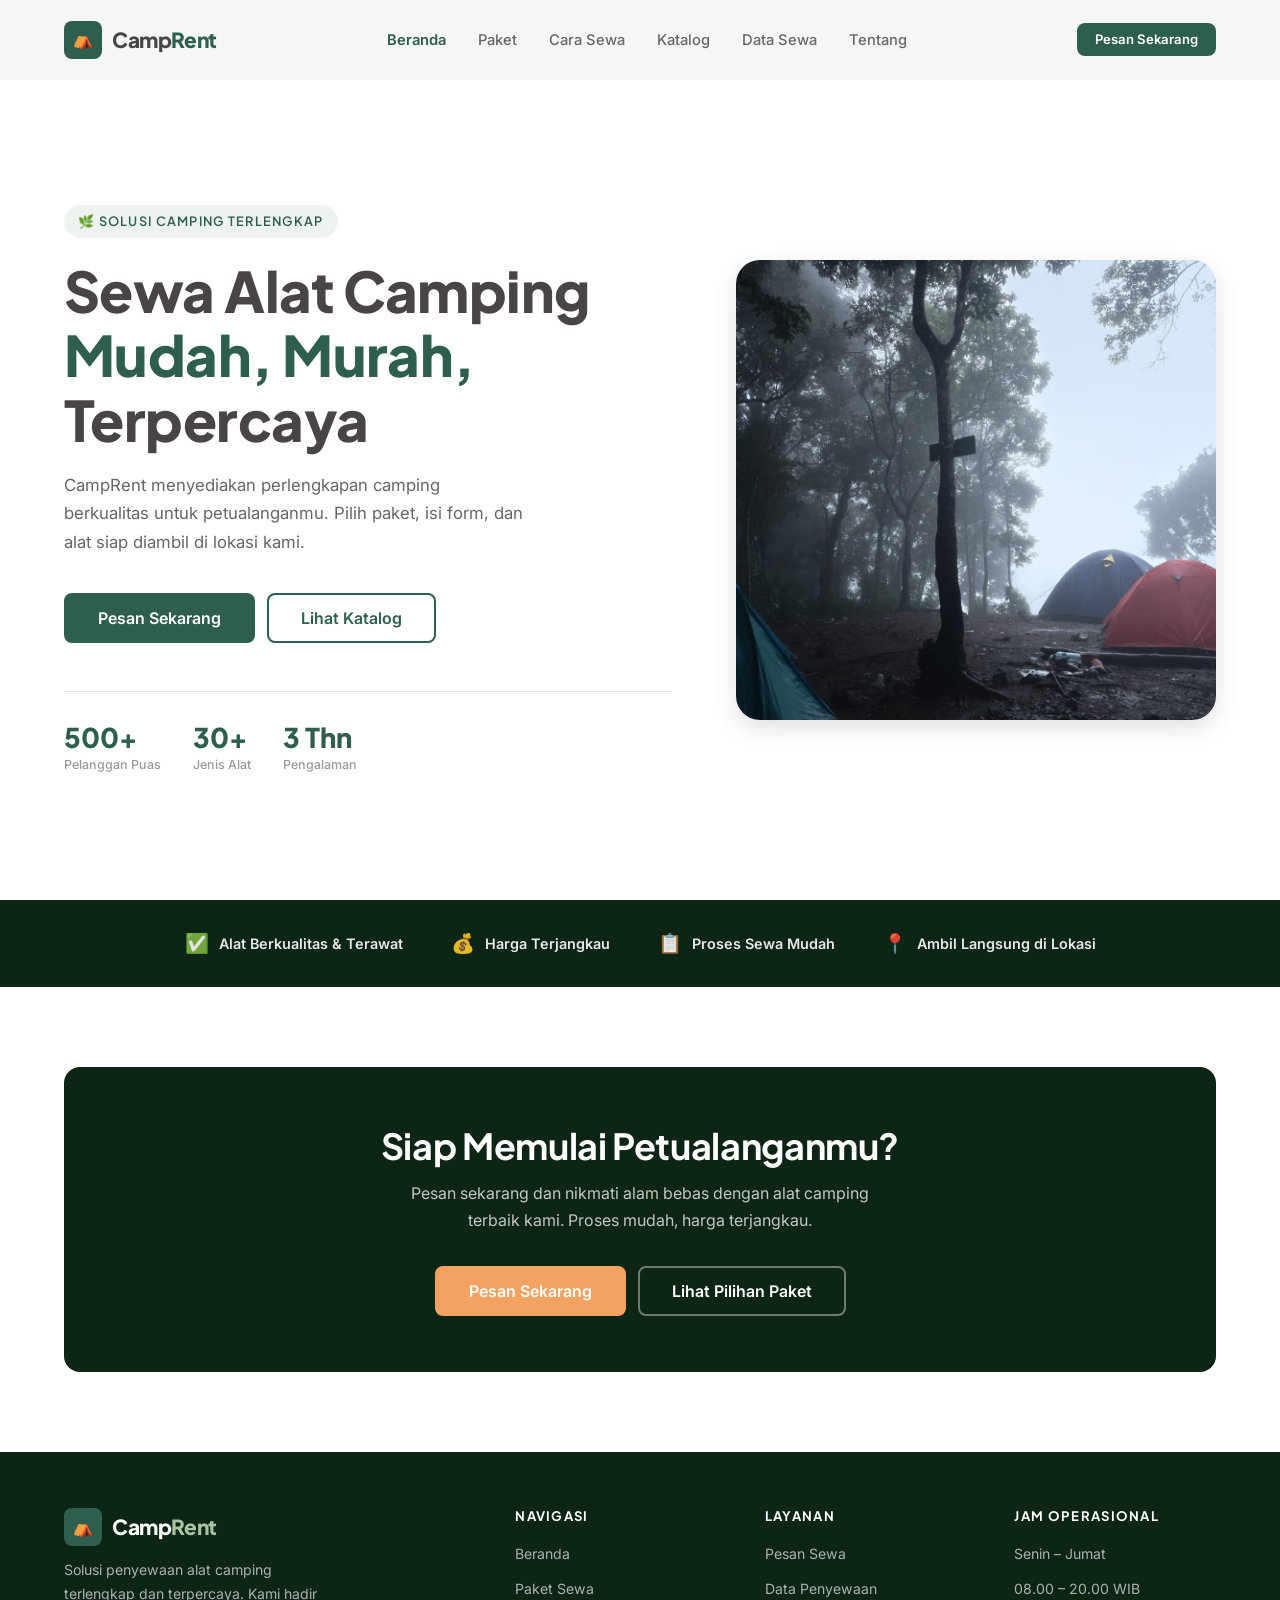
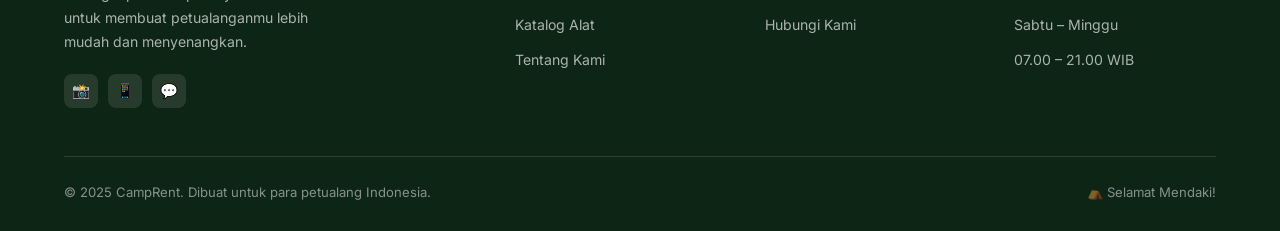
<file: Web CampRent/index.html>
<!DOCTYPE html>
<html lang="id">

<head>
  <meta charset="UTF-8">
  <meta name="viewport" content="width=device-width, initial-scale=1.0">
  <title>CampRent — Sewa Alat Camping Lengkap & Terpercaya</title>
  <meta name="description"
    content="CampRent menyediakan penyewaan alat camping lengkap dan berkualitas. Tenda, sleeping bag, kompor, dan perlengkapan outdoor lainnya. Mudah, cepat, terpercaya.">
  <link rel="stylesheet" href="css/style.css">
  <link rel="stylesheet" href="css/index.css">
</head>

<body>

  <!-- ====================================================
       NAVBAR
  ==================================================== -->
  <nav class="navbar" id="navbar" role="navigation" aria-label="Navigasi utama">
    <div class="container">
      <!-- Logo -->
      <a href="index.html" class="nav-logo" aria-label="CampRent - Beranda">
        <div class="nav-logo-icon">⛺</div>
        <span class="nav-logo-text">Camp<span>Rent</span></span>
      </a>

      <!-- Desktop Links -->
      <ul class="nav-links" role="list">
        <li><a href="index.html" class="active">Beranda</a></li>
        <li><a href="paket.html">Paket</a></li>
        <li><a href="cara-sewa.html">Cara Sewa</a></li>
        <li><a href="katalog.html">Katalog</a></li>
        <li><a href="data.html">Data Sewa</a></li>
        <li><a href="tentang.html">Tentang</a></li>
      </ul>

      <!-- Actions -->
      <div class="nav-actions">
        <a href="sewa.html" class="btn btn-primary btn-sm" id="btn-nav-pesan">Pesan Sekarang</a>
        <button class="nav-hamburger" id="nav-hamburger" aria-label="Buka menu" aria-expanded="false">
          <span></span>
          <span></span>
          <span></span>
        </button>
      </div>
    </div>
  </nav>

  <!-- Mobile Nav -->
  <div class="nav-mobile" id="nav-mobile" role="navigation">
    <a href="index.html" class="active">Beranda</a>
    <a href="paket.html">Paket</a>
    <a href="cara-sewa.html">Cara Sewa</a>
    <a href="katalog.html">Katalog</a>
    <a href="data.html">Data Sewa</a>
    <a href="tentang.html">Tentang</a>
    <a href="sewa.html" style="color:var(--color-primary);font-weight:700;border-bottom:none;margin-top:8px;">→ Pesan
      Sekarang</a>
  </div>

  <!-- ====================================================
       HERO
  ==================================================== -->
  <section class="hero" id="hero" aria-labelledby="hero-heading">
    <div class="container">
      <div class="hero-inner">

        <!-- Content -->
        <div class="hero-content reveal">
          <div class="hero-tag">🌿 Solusi Camping Terlengkap</div>

          <h1 class="hero-title" id="hero-heading">
            Sewa Alat Camping<br>
            <span class="text-green">Mudah, Murah,</span><br>
            Terpercaya
          </h1>

          <p class="hero-desc">
            CampRent menyediakan perlengkapan camping berkualitas untuk petualanganmu. Pilih paket, isi form, dan alat
            siap diambil di lokasi kami.
          </p>

          <div class="hero-actions">
            <a href="sewa.html" class="btn btn-primary btn-lg" id="btn-hero-pesan">
              Pesan Sekarang
            </a>
            <a href="katalog.html" class="btn btn-outline btn-lg" id="btn-hero-katalog">
              Lihat Katalog
            </a>
          </div>

          <div class="hero-stats">
            <div>
              <div class="hero-stat-value">500+</div>
              <div class="hero-stat-label">Pelanggan Puas</div>
            </div>
            <div>
              <div class="hero-stat-value">30+</div>
              <div class="hero-stat-label">Jenis Alat</div>
            </div>
            <div>
              <div class="hero-stat-value">3 Thn</div>
              <div class="hero-stat-label">Pengalaman</div>
            </div>
          </div>
        </div>

        <!-- Image -->
        <div class="hero-image reveal reveal-delay-2">
          <div class="hero-image-wrap">
            <img src="img/Hutan Kabut.jpeg" alt="Pemandangan jalur hutan asri untuk camping" loading="eager">
          </div>
        </div>

      </div>
    </div>
  </section>

  <!-- ====================================================
       BENEFITS STRIP
  ==================================================== -->
  <div class="benefits-strip" aria-label="Keunggulan layanan">
    <div class="container">
      <ul class="benefits-list reveal">
        <li class="benefit-item">
          <span class="benefit-icon">✅</span>
          <span>Alat Berkualitas & Terawat</span>
        </li>
        <li class="benefit-item">
          <span class="benefit-icon">💰</span>
          <span>Harga Terjangkau</span>
        </li>
        <li class="benefit-item">
          <span class="benefit-icon">📋</span>
          <span>Proses Sewa Mudah</span>
        </li>
        <li class="benefit-item">
          <span class="benefit-icon">📍</span>
          <span>Ambil Langsung di Lokasi</span>
        </li>
      </ul>
    </div>
  </div>

  <!-- ====================================================
       CTA
  ==================================================== -->
  <section class="section" id="cta" aria-labelledby="cta-heading">
    <div class="container">
      <div class="cta-inner reveal">
        <h2 id="cta-heading">Siap Memulai Petualanganmu?</h2>
        <p>Pesan sekarang dan nikmati alam bebas dengan alat camping terbaik kami. Proses mudah, harga terjangkau.</p>
        <div class="cta-actions">
          <a href="sewa.html" class="btn btn-accent btn-lg" id="btn-cta-pesan">Pesan Sekarang</a>
          <a href="paket.html" class="btn btn-outline btn-lg">Lihat Pilihan Paket</a>
        </div>
      </div>
    </div>
  </section>

  <!-- ====================================================
       FOOTER
  ==================================================== -->
  <footer class="footer" role="contentinfo">
    <div class="container">
      <div class="footer-grid">

        <div class="footer-brand">
          <a href="index.html" class="nav-logo" aria-label="CampRent">
            <div class="nav-logo-icon">⛺</div>
            <span class="nav-logo-text">Camp<span>Rent</span></span>
          </a>
          <p>Solusi penyewaan alat camping terlengkap dan terpercaya. Kami hadir untuk membuat petualanganmu lebih mudah
            dan menyenangkan.</p>
          <div class="footer-social" style="margin-top:20px;">
            <a href="#" aria-label="Instagram" id="footer-ig">📸</a>
            <a href="#" aria-label="WhatsApp" id="footer-wa">📱</a>
            <a href="#" aria-label="Facebook" id="footer-fb">💬</a>
          </div>
        </div>

        <div class="footer-col">
          <h4>Navigasi</h4>
          <ul>
            <li><a href="index.html">Beranda</a></li>
            <li><a href="paket.html">Paket Sewa</a></li>
            <li><a href="katalog.html">Katalog Alat</a></li>
            <li><a href="tentang.html">Tentang Kami</a></li>
          </ul>
        </div>

        <div class="footer-col">
          <h4>Layanan</h4>
          <ul>
            <li><a href="sewa.html">Pesan Sewa</a></li>
            <li><a href="data.html">Data Penyewaan</a></li>
            <li><a href="tentang.html#kontak">Hubungi Kami</a></li>
          </ul>
        </div>

        <div class="footer-col">
          <h4>Jam Operasional</h4>
          <ul>
            <li><a href="#">Senin – Jumat</a></li>
            <li><a href="#">08.00 – 20.00 WIB</a></li>
            <li><a href="#">Sabtu – Minggu</a></li>
            <li><a href="#">07.00 – 21.00 WIB</a></li>
          </ul>
        </div>

      </div>

      <div class="footer-bottom">
        <p>© 2025 CampRent. Dibuat untuk para petualang Indonesia.</p>
        <p>⛺ Selamat Mendaki!</p>
      </div>
    </div>
  </footer>

  <script src="js/main.js"></script>
</body>

</html>
</file>
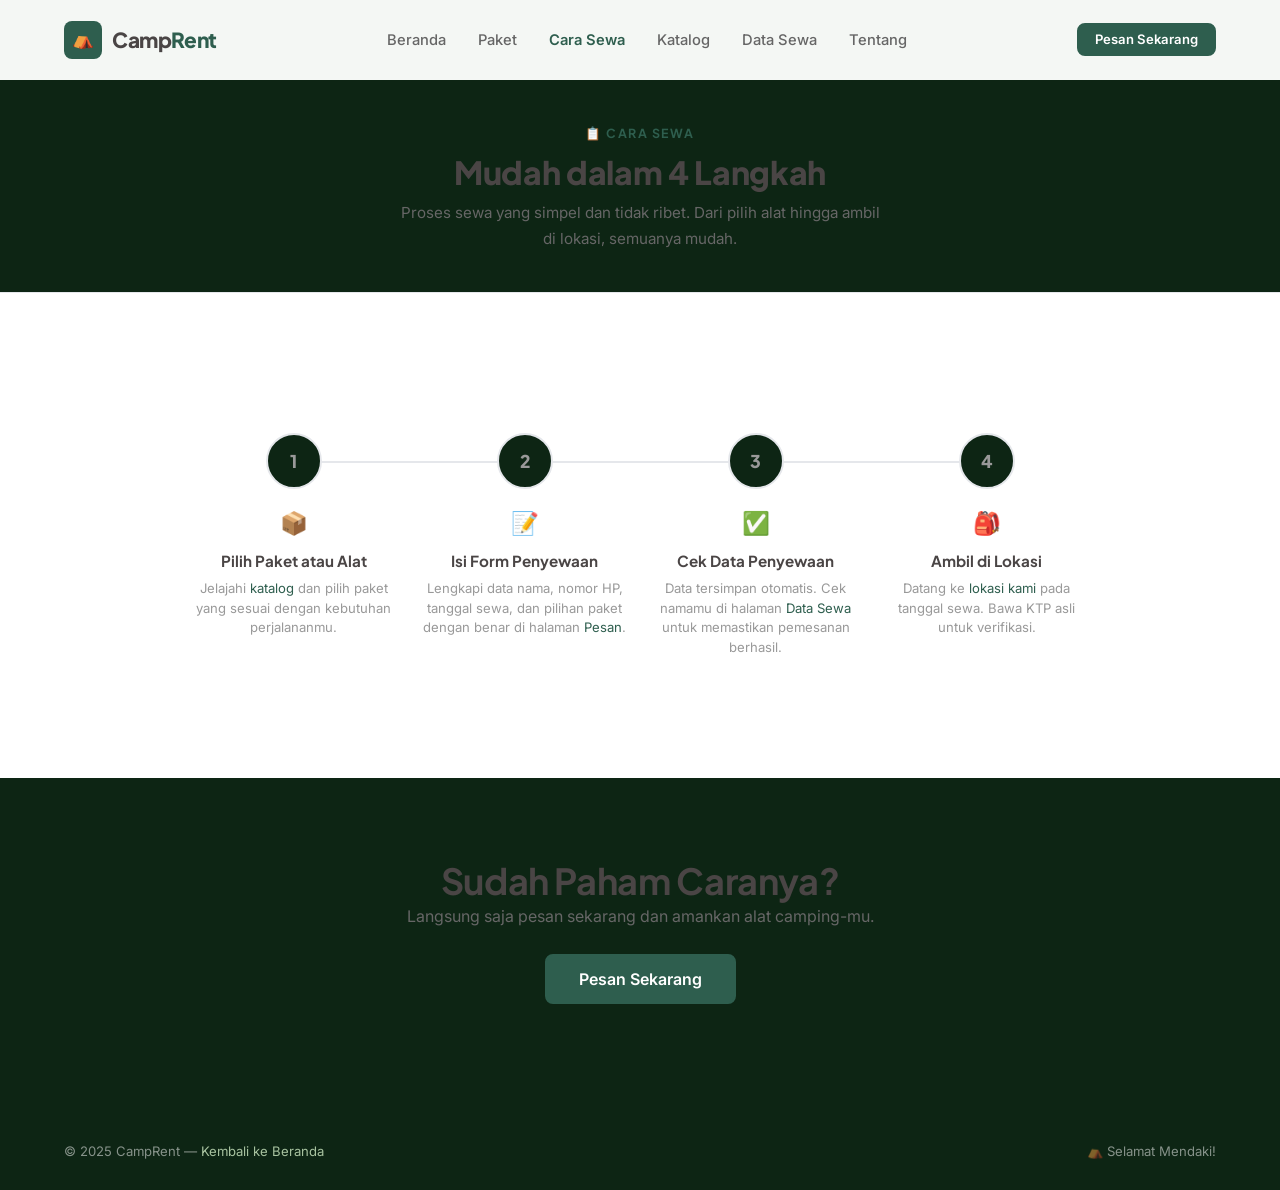
<file: Web CampRent/cara-sewa.html>
<!DOCTYPE html>
<html lang="id">
<head>
  <meta charset="UTF-8">
  <meta name="viewport" content="width=device-width, initial-scale=1.0">
  <title>Cara Sewa — CampRent</title>
  <meta name="description" content="Langkah mudah menyewa alat camping di CampRent.">
  <link rel="stylesheet" href="css/style.css">
  <link rel="stylesheet" href="css/index.css">
  <style>
    body { padding-top: var(--nav-height); }
  </style>
</head>
<body>

  <!-- NAVBAR -->
  <nav class="navbar" id="navbar" role="navigation">
    <div class="container">
      <a href="index.html" class="nav-logo">
        <div class="nav-logo-icon">⛺</div>
        <span class="nav-logo-text">Camp<span>Rent</span></span>
      </a>

      <!-- Desktop Links -->
      <ul class="nav-links" role="list">
        <li><a href="index.html">Beranda</a></li>
        <li><a href="paket.html">Paket</a></li>
        <li><a href="cara-sewa.html" class="active">Cara Sewa</a></li>
        <li><a href="katalog.html">Katalog</a></li>
        <li><a href="data.html">Data Sewa</a></li>
        <li><a href="tentang.html">Tentang</a></li>
      </ul>

      <!-- Actions -->
      <div class="nav-actions">
        <a href="sewa.html" class="btn btn-primary btn-sm">Pesan Sekarang</a>
        <button class="nav-hamburger" id="nav-hamburger" aria-expanded="false">
          <span></span><span></span><span></span>
        </button>
      </div>
    </div>
  </nav>

  <!-- Mobile Nav -->
  <div class="nav-mobile" id="nav-mobile">
    <a href="index.html">Beranda</a>
    <a href="paket.html">Paket</a>
    <a href="cara-sewa.html" class="active">Cara Sewa</a>
    <a href="katalog.html">Katalog</a>
    <a href="data.html">Data Sewa</a>
    <a href="tentang.html">Tentang</a>
    <a href="sewa.html" style="color:var(--color-primary);font-weight:700;border-bottom:none;margin-top:8px;">→ Pesan Sekarang</a>
  </div>

  <!-- PAGE HEADER -->
  <div class="page-header">
    <div class="container">
      <div class="section-tag" style="margin-bottom:8px;">📋 Cara Sewa</div>
      <h1>Mudah dalam 4 Langkah</h1>
      <p>Proses sewa yang simpel dan tidak ribet. Dari pilih alat hingga ambil di lokasi, semuanya mudah.</p>
    </div>
  </div>

  <!-- CARA SEWA -->
  <section class="section" id="cara-sewa" aria-labelledby="cara-sewa-heading">
    <div class="container" style="max-width: 900px; padding: 40px 0;">
      
      <div class="steps-container" style="padding-top: 20px;">
        <div class="steps-track">

          <div class="step-item reveal reveal-delay-1">
            <div class="step-number">1</div>
            <div class="step-content">
              <div class="step-emoji">📦</div>
              <div class="step-title">Pilih Paket atau Alat</div>
              <p class="step-desc">Jelajahi <a href="katalog.html" style="color:var(--color-primary);">katalog</a> dan pilih paket yang sesuai dengan kebutuhan perjalananmu.</p>
            </div>
          </div>

          <div class="step-item reveal reveal-delay-2">
            <div class="step-number">2</div>
            <div class="step-content">
              <div class="step-emoji">📝</div>
              <div class="step-title">Isi Form Penyewaan</div>
              <p class="step-desc">Lengkapi data nama, nomor HP, tanggal sewa, dan pilihan paket dengan benar di halaman <a href="sewa.html" style="color:var(--color-primary);">Pesan</a>.</p>
            </div>
          </div>

          <div class="step-item reveal reveal-delay-3">
            <div class="step-number">3</div>
            <div class="step-content">
              <div class="step-emoji">✅</div>
              <div class="step-title">Cek Data Penyewaan</div>
              <p class="step-desc">Data tersimpan otomatis. Cek namamu di halaman <a href="data.html" style="color:var(--color-primary);">Data Sewa</a> untuk memastikan pemesanan berhasil.</p>
            </div>
          </div>

          <div class="step-item reveal reveal-delay-4">
            <div class="step-number">4</div>
            <div class="step-content">
              <div class="step-emoji">🎒</div>
              <div class="step-title">Ambil di Lokasi</div>
              <p class="step-desc">Datang ke <a href="tentang.html#lokasi" style="color:var(--color-primary);">lokasi kami</a> pada tanggal sewa. Bawa KTP asli untuk verifikasi.</p>
            </div>
          </div>

        </div>
      </div>

    </div>
  </section>

  <!-- CTA -->
  <section class="section section-bg" style="text-align:center;">
    <div class="container">
      <h2>Sudah Paham Caranya?</h2>
      <p style="margin-bottom: 24px;">Langsung saja pesan sekarang dan amankan alat camping-mu.</p>
      <a href="sewa.html" class="btn btn-primary btn-lg">Pesan Sekarang</a>
    </div>
  </section>

  <!-- FOOTER -->
  <footer class="footer">
    <div class="container">
      <div class="footer-bottom" style="border-top:none;padding-top:0;">
        <p>© 2025 CampRent — <a href="index.html" style="color:var(--color-secondary);">Kembali ke Beranda</a></p>
        <p>⛺ Selamat Mendaki!</p>
      </div>
    </div>
  </footer>

  <script src="js/main.js"></script>
</body>
</html>
</file>
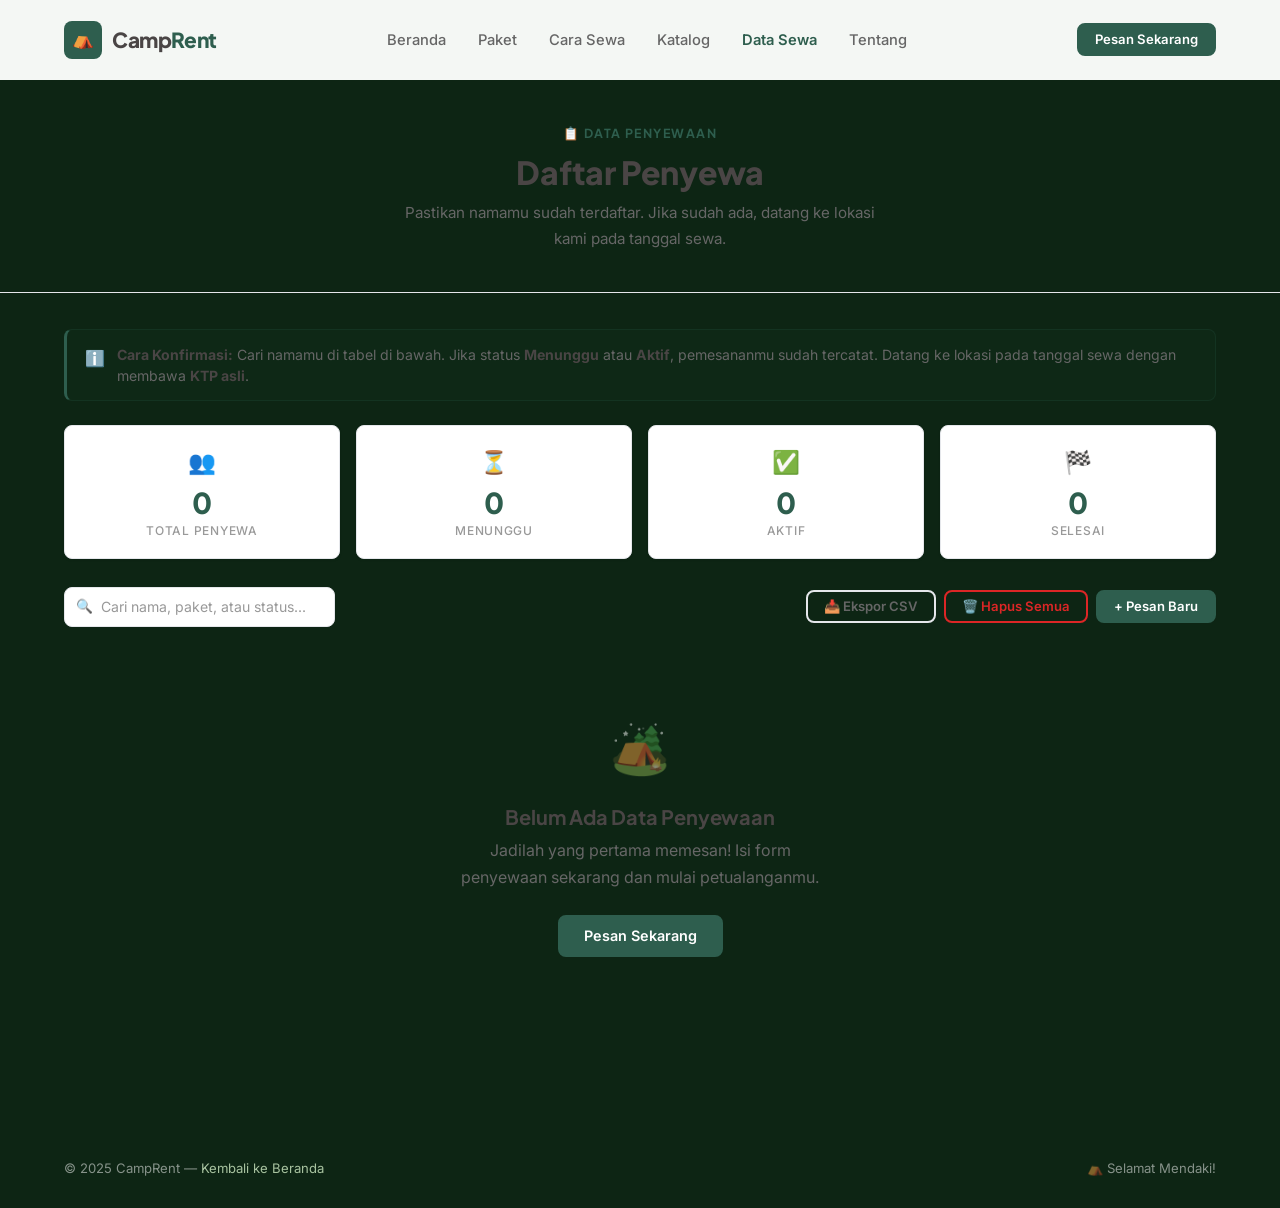
<file: Web CampRent/data.html>
<!DOCTYPE html>
<html lang="id">
<head>
  <meta charset="UTF-8">
  <meta name="viewport" content="width=device-width, initial-scale=1.0">
  <title>Data Penyewaan — CampRent</title>
  <meta name="description" content="Lihat daftar penyewa alat camping CampRent. Pastikan namamu sudah terdaftar sebelum datang ke lokasi.">
  <link rel="stylesheet" href="css/style.css">
  <style>
    body {
      padding-top: var(--nav-height);
      background-color: var(--color-bg-section);
    }

    /* ── Stats Bar ── */
    .stats-bar {
      display: flex;
      gap: 16px;
      margin-bottom: 28px;
      flex-wrap: wrap;
    }

    .stat-box {
      flex: 1;
      min-width: 120px;
      background-color: var(--color-bg);
      border: 1px solid var(--color-border);
      border-radius: var(--radius);
      padding: 18px 20px;
      text-align: center;
      box-shadow: var(--shadow-sm);
    }

    .stat-box .stat-icon {
      font-size: 1.4rem;
      margin-bottom: 8px;
    }

    .stat-box .stat-value {
      font-family: var(--font-heading);
      font-size: 1.8rem;
      font-weight: 800;
      color: var(--color-primary);
      line-height: 1;
      margin-bottom: 4px;
    }

    .stat-box .stat-label {
      font-size: 0.75rem;
      color: var(--color-text-muted);
      text-transform: uppercase;
      letter-spacing: 0.06em;
      font-weight: 500;
    }

    /* ── Info Banner ── */
    .info-banner {
      background-color: rgba(46,94,78,0.05);
      border: 1px solid rgba(46,94,78,0.2);
      border-left: 3px solid var(--color-primary);
      border-radius: var(--radius);
      padding: 14px 18px;
      display: flex;
      align-items: flex-start;
      gap: 12px;
      margin-bottom: 24px;
      font-size: 0.88rem;
      color: var(--color-text-light);
      line-height: 1.5;
    }

    .info-banner .info-icon {
      font-size: 1rem;
      flex-shrink: 0;
      margin-top: 2px;
    }

    .info-banner strong {
      color: var(--color-text);
    }

    /* ── Toolbar ── */
    .data-toolbar {
      display: flex;
      align-items: center;
      justify-content: space-between;
      gap: 16px;
      margin-bottom: 20px;
      flex-wrap: wrap;
    }

    .toolbar-left {
      display: flex;
      align-items: center;
      gap: 12px;
      flex-wrap: wrap;
    }

    .search-wrap {
      position: relative;
    }

    .search-wrap .search-icon {
      position: absolute;
      left: 12px;
      top: 50%;
      transform: translateY(-50%);
      font-size: 0.85rem;
      color: var(--color-text-muted);
      pointer-events: none;
    }

    .search-wrap input {
      padding-left: 36px;
      min-width: 240px;
      height: 40px;
      font-size: 0.88rem;
    }

    .toolbar-right {
      display: flex;
      gap: 8px;
      flex-wrap: wrap;
    }

    /* ── Table Card ── */
    .table-card {
      background-color: var(--color-bg);
      border: 1px solid var(--color-border);
      border-radius: var(--radius);
      box-shadow: var(--shadow-sm);
      overflow: hidden;
    }

    /* Table overrides for this page */
    .table-card table { font-size: 0.86rem; }
    .table-card thead th { padding: 11px 14px; }
    .table-card tbody td { padding: 13px 14px; }

    .td-name-main { font-weight: 600; color: var(--color-text); margin-bottom: 2px; }
    .td-sub { font-size: 0.76rem; color: var(--color-text-muted); margin-top: 2px; }
    .td-price { font-family: var(--font-heading); font-weight: 700; color: var(--color-primary); }

    .row-actions { display: flex; gap: 6px; align-items: center; }

    @media (max-width: 700px) {
      .stats-bar { gap: 10px; }
      .stat-box { padding: 14px 12px; min-width: 100px; }
      .stat-box .stat-value { font-size: 1.4rem; }

      .data-toolbar { flex-direction: column; align-items: stretch; }
      .search-wrap input { min-width: 100%; }
      .toolbar-right { justify-content: flex-end; }
    }
  </style>
</head>
<body>

  <!-- NAVBAR -->
  <nav class="navbar scrolled" id="navbar" role="navigation" aria-label="Navigasi utama">
    <div class="container">
      <a href="index.html" class="nav-logo" aria-label="CampRent - Beranda">
        <div class="nav-logo-icon">⛺</div>
        <span class="nav-logo-text">Camp<span>Rent</span></span>
      </a>

      <ul class="nav-links" role="list">
        <li><a href="index.html">Beranda</a></li>
        <li><a href="paket.html">Paket</a></li>
        <li><a href="cara-sewa.html">Cara Sewa</a></li>
        <li><a href="katalog.html">Katalog</a></li>
        <li><a href="data.html" class="active">Data Sewa</a></li>
        <li><a href="tentang.html">Tentang</a></li>
      </ul>

      <div class="nav-actions">
        <a href="sewa.html" class="btn btn-primary btn-sm" id="btn-nav-pesan">Pesan Sekarang</a>
        <button class="nav-hamburger" id="nav-hamburger" aria-label="Buka menu">
          <span></span><span></span><span></span>
        </button>
      </div>
    </div>
  </nav>

  <!-- Mobile Nav -->
  <div class="nav-mobile" id="nav-mobile">
    <a href="index.html">Beranda</a>
    <a href="paket.html">Paket</a>
    <a href="cara-sewa.html">Cara Sewa</a>
    <a href="katalog.html">Katalog</a>
    <a href="data.html">Data Sewa</a>
    <a href="tentang.html">Tentang</a>
    <a href="sewa.html" style="color:var(--color-primary);font-weight:700;border-bottom:none;margin-top:8px;">→ Pesan Sekarang</a>
  </div>

  <!-- PAGE HEADER -->
  <div class="page-header">
    <div class="container">
      <div class="section-tag" style="margin-bottom:8px;">📋 Data Penyewaan</div>
      <h1>Daftar Penyewa</h1>
      <p>Pastikan namamu sudah terdaftar. Jika sudah ada, datang ke lokasi kami pada tanggal sewa.</p>
    </div>
  </div>

  <!-- MAIN -->
  <main class="section" style="padding-top:36px;">
    <div class="container">

      <!-- Info Banner -->
      <div class="info-banner">
        <span class="info-icon">ℹ️</span>
        <div>
          <strong>Cara Konfirmasi:</strong> Cari namamu di tabel di bawah. Jika status <strong>Menunggu</strong> atau <strong>Aktif</strong>, pemesananmu sudah tercatat. Datang ke lokasi pada tanggal sewa dengan membawa <strong>KTP asli</strong>.
        </div>
      </div>

      <!-- Stats Bar -->
      <div class="stats-bar">
        <div class="stat-box">
          <div class="stat-icon">👥</div>
          <div class="stat-value" id="stat-total">0</div>
          <div class="stat-label">Total Penyewa</div>
        </div>
        <div class="stat-box">
          <div class="stat-icon">⏳</div>
          <div class="stat-value" id="stat-menunggu">0</div>
          <div class="stat-label">Menunggu</div>
        </div>
        <div class="stat-box">
          <div class="stat-icon">✅</div>
          <div class="stat-value" id="stat-aktif">0</div>
          <div class="stat-label">Aktif</div>
        </div>
        <div class="stat-box">
          <div class="stat-icon">🏁</div>
          <div class="stat-value" id="stat-selesai">0</div>
          <div class="stat-label">Selesai</div>
        </div>
      </div>

      <!-- Toolbar -->
      <div class="data-toolbar">
        <div class="toolbar-left">
          <div class="search-wrap">
            <span class="search-icon">🔍</span>
            <input
              type="text"
              class="form-control"
              id="search-input"
              placeholder="Cari nama, paket, atau status..."
              aria-label="Cari data penyewa"
            >
          </div>
        </div>
        <div class="toolbar-right">
          <button class="btn btn-ghost btn-sm" id="btn-export" title="Ekspor ke CSV">
            📥 Ekspor CSV
          </button>
          <button class="btn btn-danger btn-sm" id="btn-clear-all" title="Hapus semua data">
            🗑️ Hapus Semua
          </button>
          <a href="sewa.html" class="btn btn-primary btn-sm" id="btn-pesan-baru">
            + Pesan Baru
          </a>
        </div>
      </div>

      <!-- Table -->
      <div class="table-card" id="table-wrapper" style="display:none;">
        <table aria-label="Tabel data penyewaan alat camping">
          <thead>
            <tr>
              <th>No</th>
              <th>Penyewa</th>
              <th>Paket Sewa</th>
              <th>Tanggal Sewa</th>
              <th>Status</th>
              <th>Estimasi Biaya</th>
              <th>Aksi</th>
            </tr>
          </thead>
          <tbody id="data-tbody">
          </tbody>
        </table>
      </div>

      <!-- Empty State -->
      <div class="empty-state" id="empty-state">
        <div class="empty-icon">🏕️</div>
        <h3>Belum Ada Data Penyewaan</h3>
        <p>Jadilah yang pertama memesan! Isi form penyewaan sekarang dan mulai petualanganmu.</p>
        <a href="sewa.html" class="btn btn-primary" id="btn-empty-pesan">
          Pesan Sekarang
        </a>
      </div>

    </div>
  </main>

  <!-- FOOTER -->
  <footer class="footer">
    <div class="container">
      <div class="footer-bottom" style="border-top:none;padding-top:0;">
        <p>© 2025 CampRent — <a href="index.html" style="color:var(--color-secondary);">Kembali ke Beranda</a></p>
        <p>⛺ Selamat Mendaki!</p>
      </div>
    </div>
  </footer>

  <script src="js/data.js"></script>
</body>
</html>
</file>
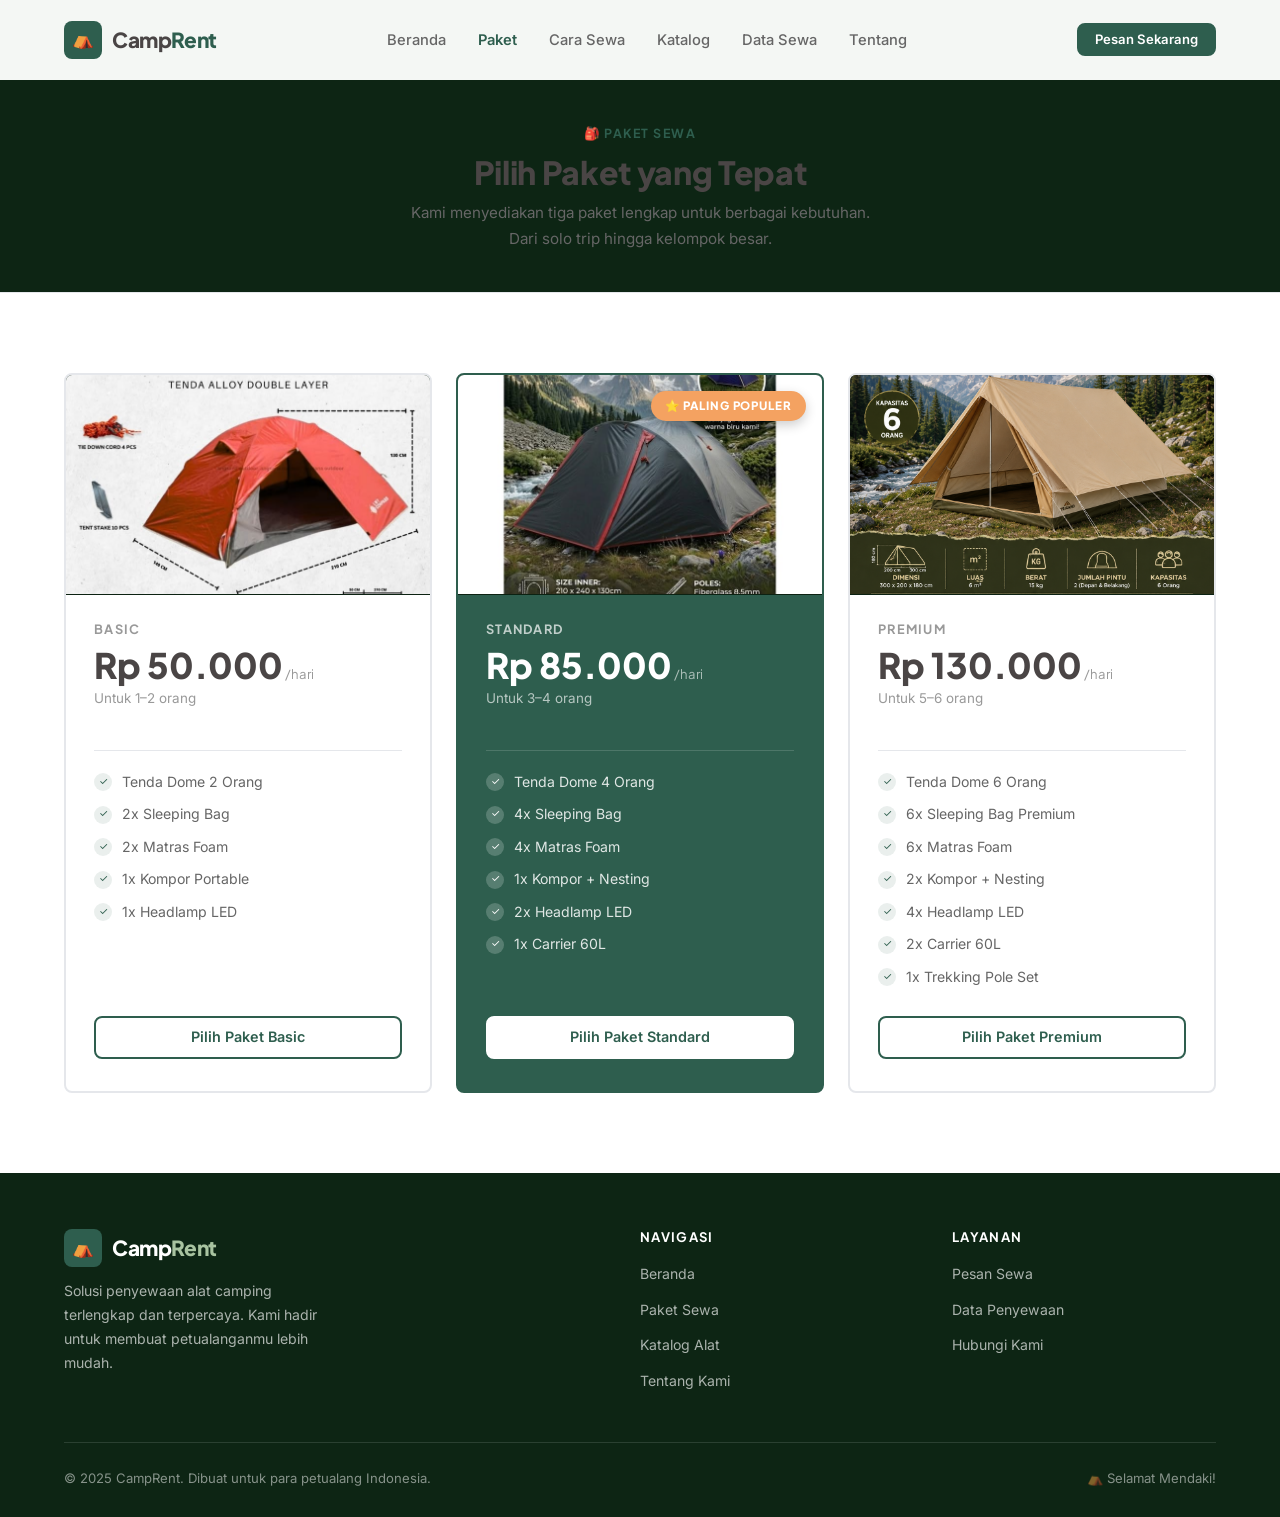
<file: Web CampRent/paket.html>
<!DOCTYPE html>
<html lang="id">
<head>
  <meta charset="UTF-8">
  <meta name="viewport" content="width=device-width, initial-scale=1.0">
  <title>Paket Sewa — CampRent</title>
  <meta name="description" content="Pilihan paket sewa alat camping lengkap dari CampRent. Dari solo trip hingga kelompok besar, semua ada.">
  <link rel="stylesheet" href="css/style.css">
  <link rel="stylesheet" href="css/index.css">
  <style>
    body { padding-top: var(--nav-height); }
  </style>
</head>
<body>

  <!-- ====================================================
       NAVBAR
  ==================================================== -->
  <nav class="navbar" id="navbar" role="navigation" aria-label="Navigasi utama">
    <div class="container">
      <a href="index.html" class="nav-logo" aria-label="CampRent - Beranda">
        <div class="nav-logo-icon">⛺</div>
        <span class="nav-logo-text">Camp<span>Rent</span></span>
      </a>

      <!-- Desktop Links -->
      <ul class="nav-links" role="list">
        <li><a href="index.html">Beranda</a></li>
        <li><a href="paket.html" class="active">Paket</a></li>
        <li><a href="cara-sewa.html">Cara Sewa</a></li>
        <li><a href="katalog.html">Katalog</a></li>
        <li><a href="data.html">Data Sewa</a></li>
        <li><a href="tentang.html">Tentang</a></li>
      </ul>

      <!-- Actions -->
      <div class="nav-actions">
        <a href="sewa.html" class="btn btn-primary btn-sm" id="btn-nav-pesan">Pesan Sekarang</a>
        <button class="nav-hamburger" id="nav-hamburger" aria-label="Buka menu" aria-expanded="false">
          <span></span><span></span><span></span>
        </button>
      </div>
    </div>
  </nav>

  <!-- Mobile Nav -->
  <div class="nav-mobile" id="nav-mobile" role="navigation">
    <a href="index.html">Beranda</a>
    <a href="paket.html" class="active">Paket</a>
    <a href="cara-sewa.html">Cara Sewa</a>
    <a href="katalog.html">Katalog</a>
    <a href="data.html">Data Sewa</a>
    <a href="tentang.html">Tentang</a>
    <a href="sewa.html" style="color:var(--color-primary);font-weight:700;border-bottom:none;margin-top:8px;">→ Pesan Sekarang</a>
  </div>

  <!-- PAGE HEADER -->
  <div class="page-header">
    <div class="container">
      <div class="section-tag" style="margin-bottom:8px;">🎒 Paket Sewa</div>
      <h1>Pilih Paket yang Tepat</h1>
      <p>Kami menyediakan tiga paket lengkap untuk berbagai kebutuhan. Dari solo trip hingga kelompok besar.</p>
    </div>
  </div>

  <!-- ====================================================
       PAKET
  ==================================================== -->
  <section class="section" id="paket" aria-labelledby="paket-heading">
    <div class="container">
      <div class="packages-grid">

        <!-- Basic -->
        <div class="package-card reveal">
          <div class="package-img-wrap"><img src="img/Tenda 2 P.jpg" alt="Paket Basic" onerror="this.onerror=null;this.src='img/hero_camping.png';"></div>
          <div class="package-name">Basic</div>
          <div class="package-price">Rp 50.000<span class="package-period">/hari</span></div>
          <div class="package-for">Untuk 1–2 orang</div>
          <div class="package-divider"></div>
          <ul class="package-features">
            <li class="package-feature"><span class="feature-check">✓</span> Tenda Dome 2 Orang</li>
            <li class="package-feature"><span class="feature-check">✓</span> 2x Sleeping Bag</li>
            <li class="package-feature"><span class="feature-check">✓</span> 2x Matras Foam</li>
            <li class="package-feature"><span class="feature-check">✓</span> 1x Kompor Portable</li>
            <li class="package-feature"><span class="feature-check">✓</span> 1x Headlamp LED</li>
          </ul>
          <a href="sewa.html?paket=basic" class="btn btn-outline btn-full">Pilih Paket Basic</a>
        </div>

        <!-- Standard (Featured) -->
        <div class="package-card featured reveal reveal-delay-1">
          <div class="popular-label">⭐ Paling Populer</div>
          <div class="package-img-wrap"><img src="img/Tenda 4 P.jpg" alt="Paket Standard" onerror="this.onerror=null;this.src='img/hero_camping.png';"></div>
          <div class="package-name">Standard</div>
          <div class="package-price">Rp 85.000<span class="package-period">/hari</span></div>
          <div class="package-for">Untuk 3–4 orang</div>
          <div class="package-divider"></div>
          <ul class="package-features">
            <li class="package-feature"><span class="feature-check">✓</span> Tenda Dome 4 Orang</li>
            <li class="package-feature"><span class="feature-check">✓</span> 4x Sleeping Bag</li>
            <li class="package-feature"><span class="feature-check">✓</span> 4x Matras Foam</li>
            <li class="package-feature"><span class="feature-check">✓</span> 1x Kompor + Nesting</li>
            <li class="package-feature"><span class="feature-check">✓</span> 2x Headlamp LED</li>
            <li class="package-feature"><span class="feature-check">✓</span> 1x Carrier 60L</li>
          </ul>
          <a href="sewa.html?paket=standard" class="btn btn-outline btn-full">Pilih Paket Standard</a>
        </div>

        <!-- Premium -->
        <div class="package-card reveal reveal-delay-2">
          <div class="package-img-wrap"><img src="img/Tenda 6 p.png" alt="Paket Premium" onerror="this.onerror=null;this.src='img/hero_camping.png';"></div>
          <div class="package-name">Premium</div>
          <div class="package-price">Rp 130.000<span class="package-period">/hari</span></div>
          <div class="package-for">Untuk 5–6 orang</div>
          <div class="package-divider"></div>
          <ul class="package-features">
            <li class="package-feature"><span class="feature-check">✓</span> Tenda Dome 6 Orang</li>
            <li class="package-feature"><span class="feature-check">✓</span> 6x Sleeping Bag Premium</li>
            <li class="package-feature"><span class="feature-check">✓</span> 6x Matras Foam</li>
            <li class="package-feature"><span class="feature-check">✓</span> 2x Kompor + Nesting</li>
            <li class="package-feature"><span class="feature-check">✓</span> 4x Headlamp LED</li>
            <li class="package-feature"><span class="feature-check">✓</span> 2x Carrier 60L</li>
            <li class="package-feature"><span class="feature-check">✓</span> 1x Trekking Pole Set</li>
          </ul>
          <a href="sewa.html?paket=premium" class="btn btn-outline btn-full">Pilih Paket Premium</a>
        </div>

      </div>
    </div>
  </section>

  <!-- ====================================================
       FOOTER
  ==================================================== -->
  <footer class="footer" role="contentinfo">
    <div class="container">
      <div class="footer-grid">

        <div class="footer-brand">
          <a href="index.html" class="nav-logo">
            <div class="nav-logo-icon">⛺</div>
            <span class="nav-logo-text">Camp<span>Rent</span></span>
          </a>
          <p>Solusi penyewaan alat camping terlengkap dan terpercaya. Kami hadir untuk membuat petualanganmu lebih mudah.</p>
        </div>

        <div class="footer-col">
          <h4>Navigasi</h4>
          <ul>
            <li><a href="index.html">Beranda</a></li>
            <li><a href="paket.html">Paket Sewa</a></li>
            <li><a href="katalog.html">Katalog Alat</a></li>
            <li><a href="tentang.html">Tentang Kami</a></li>
          </ul>
        </div>

        <div class="footer-col">
          <h4>Layanan</h4>
          <ul>
            <li><a href="sewa.html">Pesan Sewa</a></li>
            <li><a href="data.html">Data Penyewaan</a></li>
            <li><a href="tentang.html#kontak">Hubungi Kami</a></li>
          </ul>
        </div>

      </div>
      <div class="footer-bottom">
        <p>© 2025 CampRent. Dibuat untuk para petualang Indonesia.</p>
        <p>⛺ Selamat Mendaki!</p>
      </div>
    </div>
  </footer>

  <script src="js/main.js"></script>
</body>
</html>
</file>
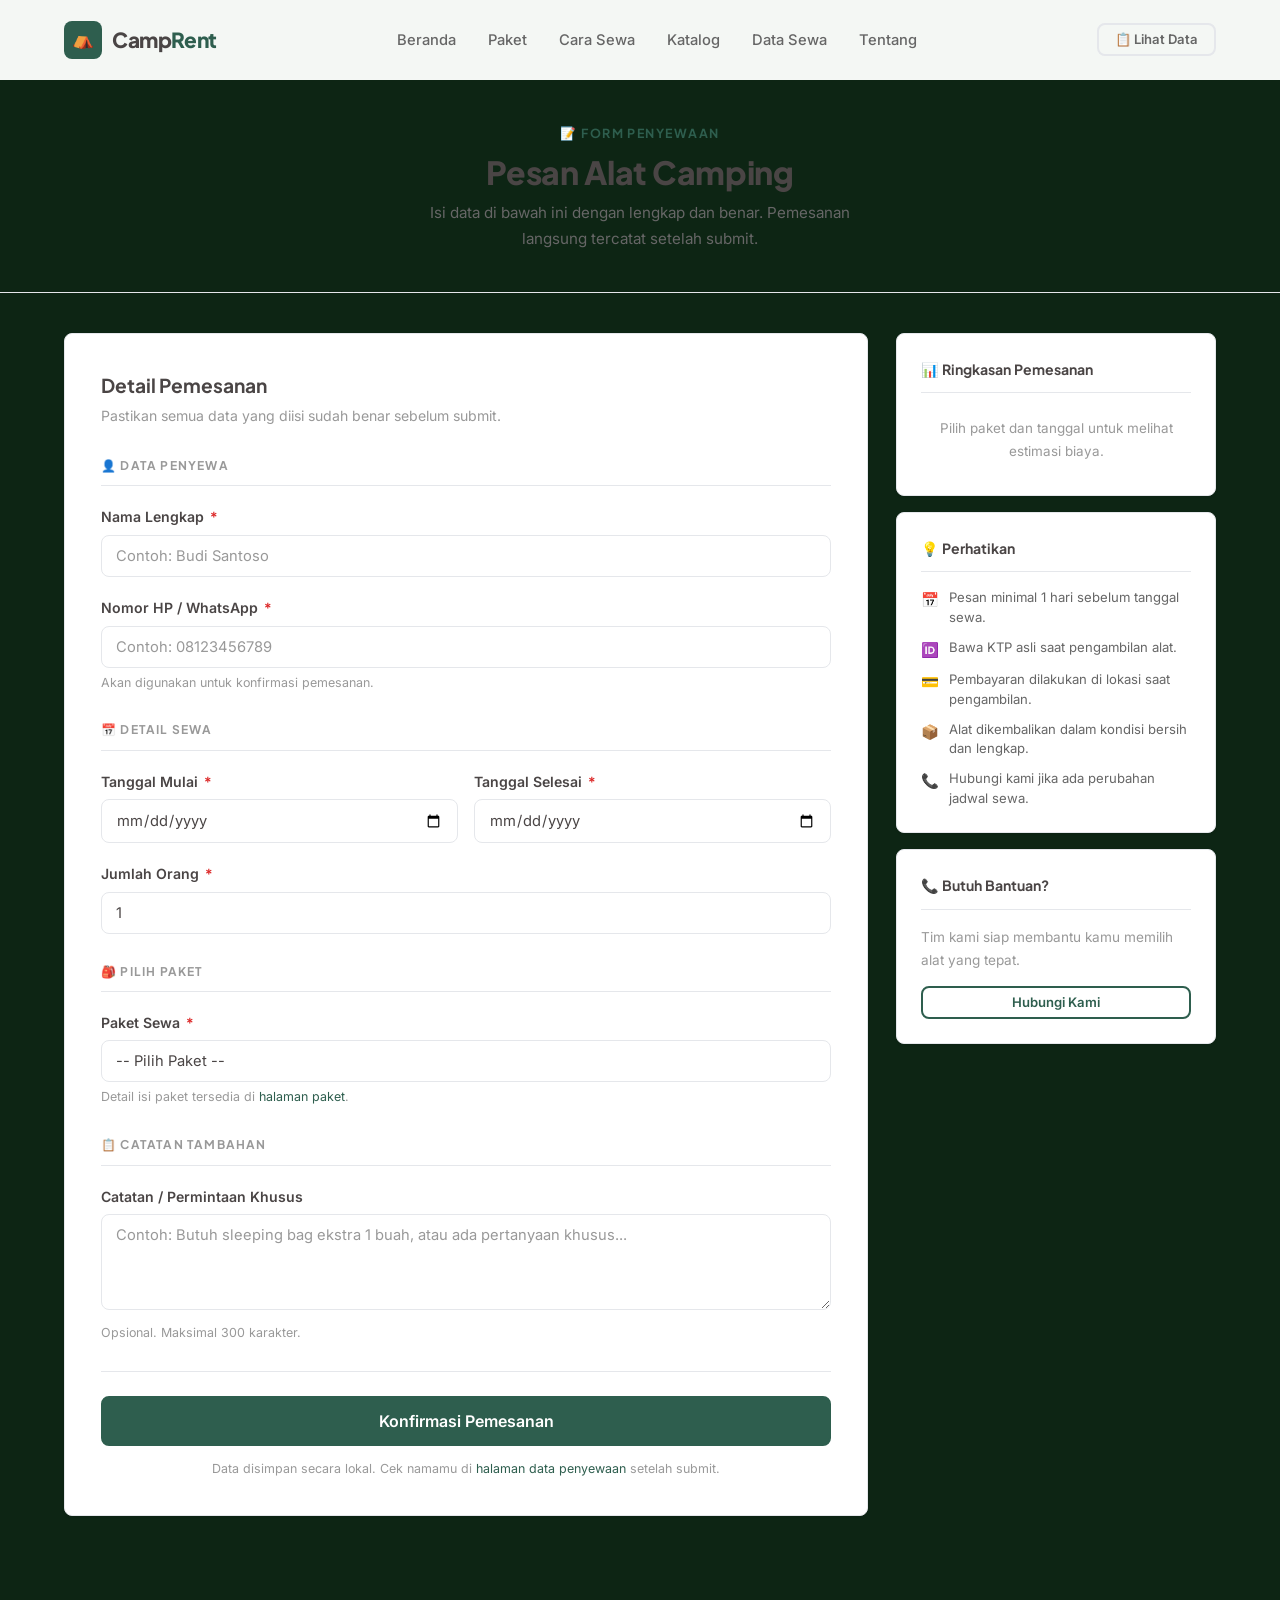
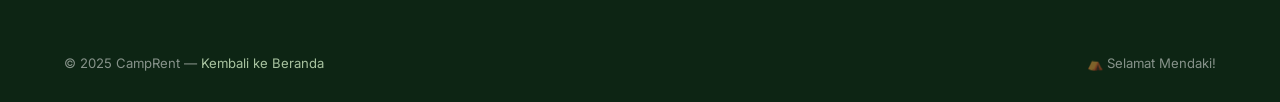
<file: Web CampRent/sewa.html>
<!DOCTYPE html>
<html lang="id">
<head>
  <meta charset="UTF-8">
  <meta name="viewport" content="width=device-width, initial-scale=1.0">
  <title>Form Penyewaan — CampRent</title>
  <meta name="description" content="Isi form penyewaan alat camping CampRent. Pilih paket, tentukan tanggal sewa, dan alat siap diambil di lokasi kami.">
  <link rel="stylesheet" href="css/style.css">
  <link rel="stylesheet" href="css/sewa.css">
</head>
<body>

  <!-- NAVBAR -->
  <nav class="navbar scrolled" id="navbar" role="navigation" aria-label="Navigasi utama">
    <div class="container">
      <a href="index.html" class="nav-logo" aria-label="CampRent - Beranda">
        <div class="nav-logo-icon">⛺</div>
        <span class="nav-logo-text">Camp<span>Rent</span></span>
      </a>

      <ul class="nav-links" role="list">
        <li><a href="index.html">Beranda</a></li>
        <li><a href="paket.html">Paket</a></li>
        <li><a href="cara-sewa.html">Cara Sewa</a></li>
        <li><a href="katalog.html">Katalog</a></li>
        <li><a href="data.html">Data Sewa</a></li>
        <li><a href="tentang.html">Tentang</a></li>
      </ul>

      <div class="nav-actions">
        <a href="data.html" class="btn btn-ghost btn-sm btn-hide-mobile" id="btn-nav-data">📋 Lihat Data</a>
        <button class="nav-hamburger" id="nav-hamburger" aria-label="Buka menu">
          <span></span><span></span><span></span>
        </button>
      </div>
    </div>
  </nav>

  <!-- Mobile Nav -->
  <div class="nav-mobile" id="nav-mobile">
    <a href="index.html">Beranda</a>
    <a href="paket.html">Paket</a>
    <a href="cara-sewa.html">Cara Sewa</a>
    <a href="katalog.html">Katalog</a>
    <a href="data.html">Data Sewa</a>
    <a href="tentang.html">Tentang</a>
  </div>

  <!-- PAGE HEADER -->
  <div class="page-header">
    <div class="container">
      <div class="section-tag" style="margin-bottom:8px;">📝 Form Penyewaan</div>
      <h1>Pesan Alat Camping</h1>
      <p>Isi data di bawah ini dengan lengkap dan benar. Pemesanan langsung tercatat setelah submit.</p>
    </div>
  </div>

  <!-- MAIN -->
  <main class="section" style="padding-top:40px;">
    <div class="container">
      <div class="sewa-layout">

        <!-- FORM -->
        <div class="sewa-main">
          <div class="form-card">
            <div class="form-card-title">Detail Pemesanan</div>
            <p class="form-card-sub">Pastikan semua data yang diisi sudah benar sebelum submit.</p>

            <form id="form-sewa" novalidate>

              <!-- Data Penyewa -->
              <div class="form-section-label">👤 Data Penyewa</div>

              <div class="form-group">
                <label class="form-label" for="nama">
                  Nama Lengkap <span class="required">*</span>
                </label>
                <input
                  type="text"
                  class="form-control"
                  id="nama"
                  name="nama"
                  placeholder="Contoh: Budi Santoso"
                  autocomplete="name"
                  maxlength="60"
                >
                <div class="form-error-msg" id="nama-error"></div>
              </div>

              <div class="form-group">
                <label class="form-label" for="telepon">
                  Nomor HP / WhatsApp <span class="required">*</span>
                </label>
                <input
                  type="tel"
                  class="form-control"
                  id="telepon"
                  name="telepon"
                  placeholder="Contoh: 08123456789"
                  autocomplete="tel"
                  maxlength="16"
                >
                <div class="form-hint">Akan digunakan untuk konfirmasi pemesanan.</div>
                <div class="form-error-msg" id="telepon-error"></div>
              </div>

              <!-- Detail Sewa -->
              <div class="form-section-label">📅 Detail Sewa</div>

              <div class="form-row">
                <div class="form-group">
                  <label class="form-label" for="tgl-mulai">
                    Tanggal Mulai <span class="required">*</span>
                  </label>
                  <input
                    type="date"
                    class="form-control"
                    id="tgl-mulai"
                    name="tgl-mulai"
                  >
                  <div class="form-error-msg" id="tgl-mulai-error"></div>
                </div>
                <div class="form-group">
                  <label class="form-label" for="tgl-selesai">
                    Tanggal Selesai <span class="required">*</span>
                  </label>
                  <input
                    type="date"
                    class="form-control"
                    id="tgl-selesai"
                    name="tgl-selesai"
                  >
                  <div class="form-error-msg" id="tgl-selesai-error"></div>
                </div>
              </div>

              <div class="form-group">
                <label class="form-label" for="jumlah">
                  Jumlah Orang <span class="required">*</span>
                </label>
                <input
                  type="number"
                  class="form-control"
                  id="jumlah"
                  name="jumlah"
                  placeholder="Contoh: 4"
                  min="1"
                  max="30"
                  value="1"
                >
                <div class="form-error-msg" id="jumlah-error"></div>
              </div>

              <!-- Pilih Paket -->
              <div class="form-section-label">🎒 Pilih Paket</div>

              <div class="form-group">
                <label class="form-label" for="paket">
                  Paket Sewa <span class="required">*</span>
                </label>
                <select class="form-control" id="paket" name="paket">
                  <option value="">-- Pilih Paket --</option>
                  <option value="basic">Basic — 1–2 Orang (Rp 50.000/hari)</option>
                  <option value="standard">Standard — 3–4 Orang (Rp 85.000/hari)</option>
                  <option value="premium">Premium — 5–6 Orang (Rp 130.000/hari)</option>
                  <option value="custom">Pilih Sendiri — Sesuai Kesepakatan</option>
                </select>
                <div class="form-hint">
                  Detail isi paket tersedia di <a href="paket.html">halaman paket</a>.
                </div>
                <div class="form-error-msg" id="paket-error"></div>
              </div>

              <!-- Catatan -->
              <div class="form-section-label">📋 Catatan Tambahan</div>

              <div class="form-group">
                <label class="form-label" for="catatan">Catatan / Permintaan Khusus</label>
                <textarea
                  class="form-control"
                  id="catatan"
                  name="catatan"
                  rows="4"
                  placeholder="Contoh: Butuh sleeping bag ekstra 1 buah, atau ada pertanyaan khusus..."
                  maxlength="300"
                  style="resize: vertical;"
                ></textarea>
                <div class="form-hint">Opsional. Maksimal 300 karakter.</div>
              </div>

              <!-- Submit -->
              <div class="form-submit-area">
                <button type="submit" class="btn btn-primary btn-full btn-lg" id="btn-submit">
                  Konfirmasi Pemesanan
                </button>
                <p class="submit-note">
                  Data disimpan secara lokal. Cek namamu di
                  <a href="data.html">halaman data penyewaan</a> setelah submit.
                </p>
              </div>

            </form>
          </div>
        </div>

        <!-- SIDEBAR -->
        <aside class="sewa-sidebar">

          <!-- Booking Summary -->
          <div class="sidebar-card">
            <div class="sidebar-card-title">📊 Ringkasan Pemesanan</div>
            <div class="booking-summary" id="booking-summary">
              <div class="summary-row">
                <span class="label">Paket</span>
                <span class="value" id="sum-paket">—</span>
              </div>
              <div class="summary-row">
                <span class="label">Durasi</span>
                <span class="value" id="sum-durasi">—</span>
              </div>
              <div class="summary-row">
                <span class="label">Harga/hari</span>
                <span class="value" id="sum-harga">—</span>
              </div>
              <div class="summary-row summary-total">
                <span class="label">Estimasi Total</span>
                <span class="value" id="sum-total">—</span>
              </div>
            </div>
            <p class="summary-placeholder" id="summary-placeholder">
              Pilih paket dan tanggal untuk melihat estimasi biaya.
            </p>
          </div>

          <!-- Tips -->
          <div class="sidebar-card">
            <div class="sidebar-card-title">💡 Perhatikan</div>
            <ul class="tips-list">
              <li class="tips-item">
                <span class="tip-icon">📅</span>
                Pesan minimal 1 hari sebelum tanggal sewa.
              </li>
              <li class="tips-item">
                <span class="tip-icon">🆔</span>
                Bawa KTP asli saat pengambilan alat.
              </li>
              <li class="tips-item">
                <span class="tip-icon">💳</span>
                Pembayaran dilakukan di lokasi saat pengambilan.
              </li>
              <li class="tips-item">
                <span class="tip-icon">📦</span>
                Alat dikembalikan dalam kondisi bersih dan lengkap.
              </li>
              <li class="tips-item">
                <span class="tip-icon">📞</span>
                Hubungi kami jika ada perubahan jadwal sewa.
              </li>
            </ul>
          </div>

          <!-- Kontak -->
          <div class="sidebar-card">
            <div class="sidebar-card-title">📞 Butuh Bantuan?</div>
            <p style="font-size:0.85rem;color:var(--color-text-muted);margin-bottom:14px;">
              Tim kami siap membantu kamu memilih alat yang tepat.
            </p>
            <a href="tentang.html#kontak" class="btn btn-outline btn-full btn-sm" id="btn-kontak">
              Hubungi Kami
            </a>
          </div>

        </aside>

      </div>
    </div>
  </main>

  <!-- FOOTER -->
  <footer class="footer">
    <div class="container">
      <div class="footer-bottom" style="border-top:none;padding-top:0;">
        <p>© 2025 CampRent — <a href="index.html" style="color:var(--color-secondary);">Kembali ke Beranda</a></p>
        <p>⛺ Selamat Mendaki!</p>
      </div>
    </div>
  </footer>

  <script src="js/sewa.js"></script>

  <!-- Update summary placeholder visibility -->
  <script>
    document.addEventListener('DOMContentLoaded', function () {
      var summaryBox   = document.getElementById('booking-summary');
      var placeholder  = document.getElementById('summary-placeholder');

      function togglePlaceholder() {
        if (summaryBox && summaryBox.style.display === 'block') {
          if (placeholder) placeholder.style.display = 'none';
        } else {
          if (placeholder) placeholder.style.display = 'block';
        }
      }

      ['tgl-mulai','tgl-selesai','paket'].forEach(function (id) {
        var el = document.getElementById(id);
        if (el) el.addEventListener('change', function () {
          setTimeout(togglePlaceholder, 50);
        });
      });
    });
  </script>
</body>
</html>
</file>
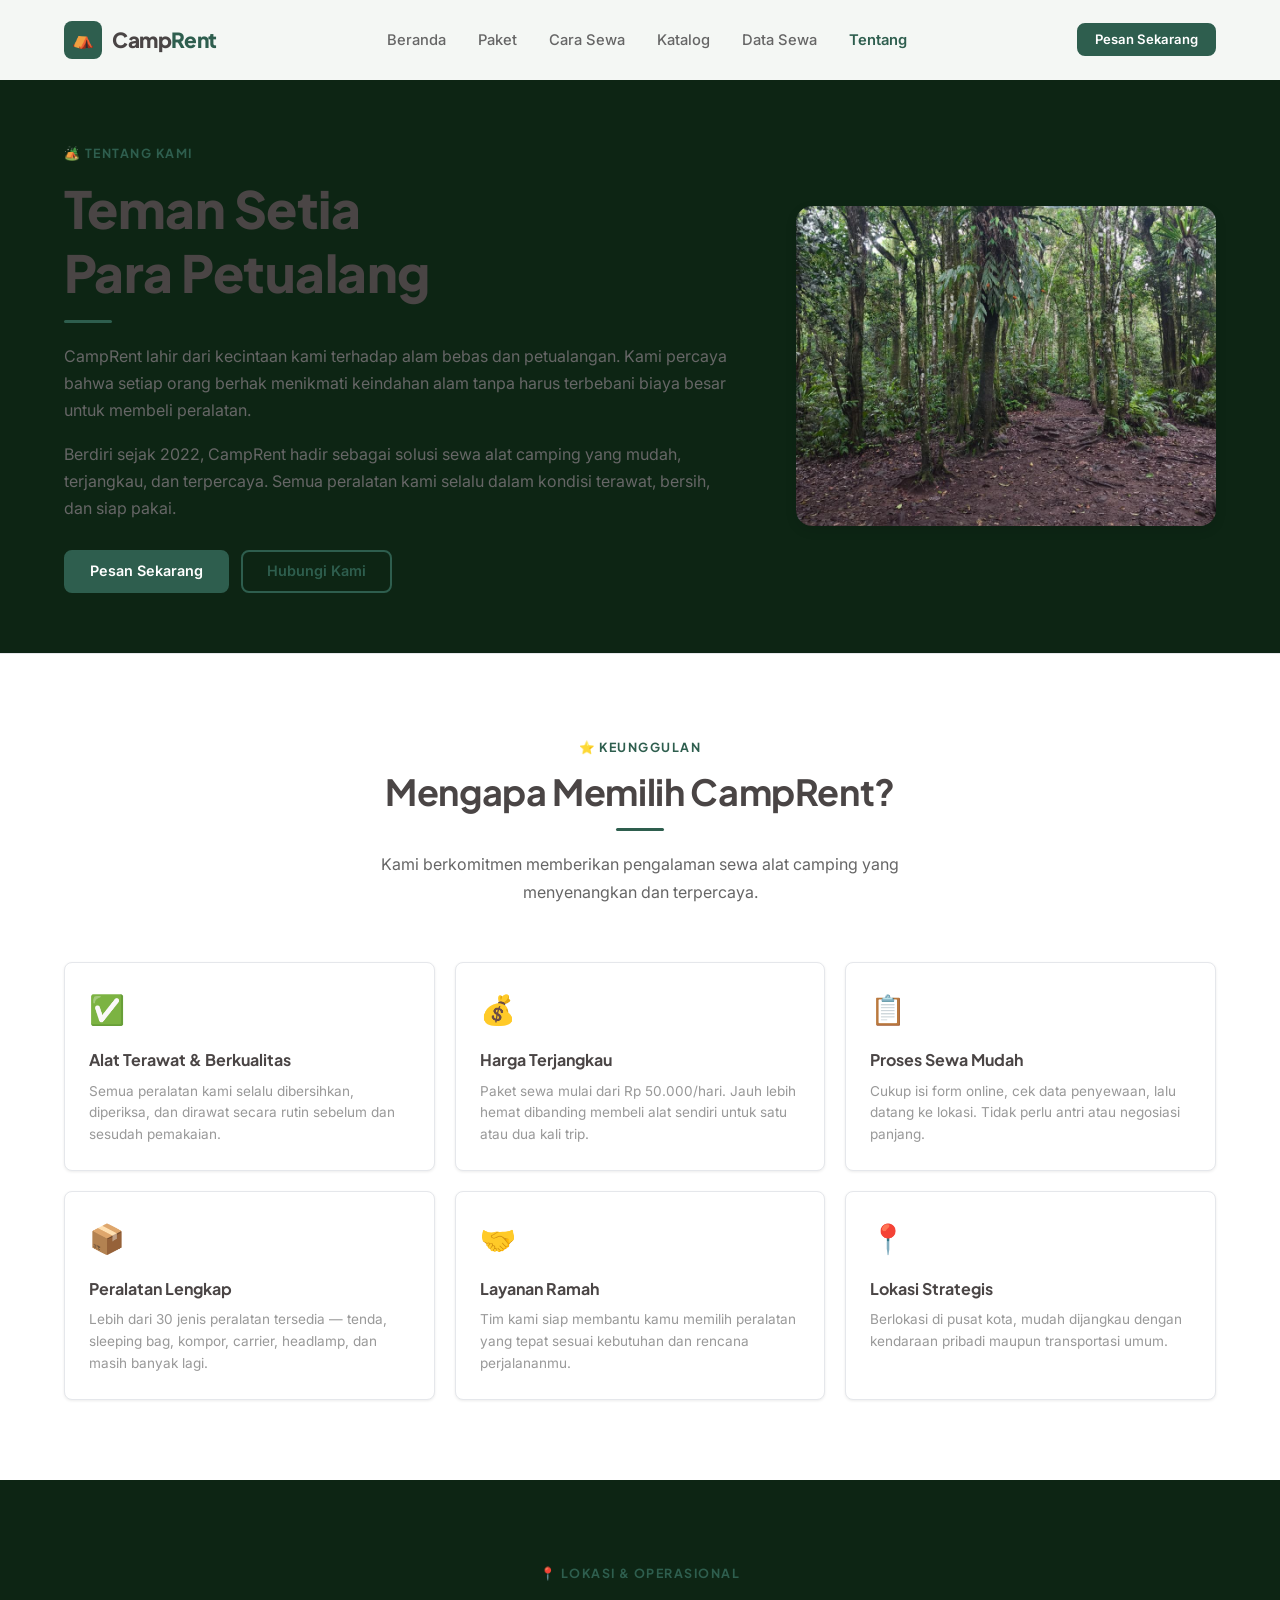
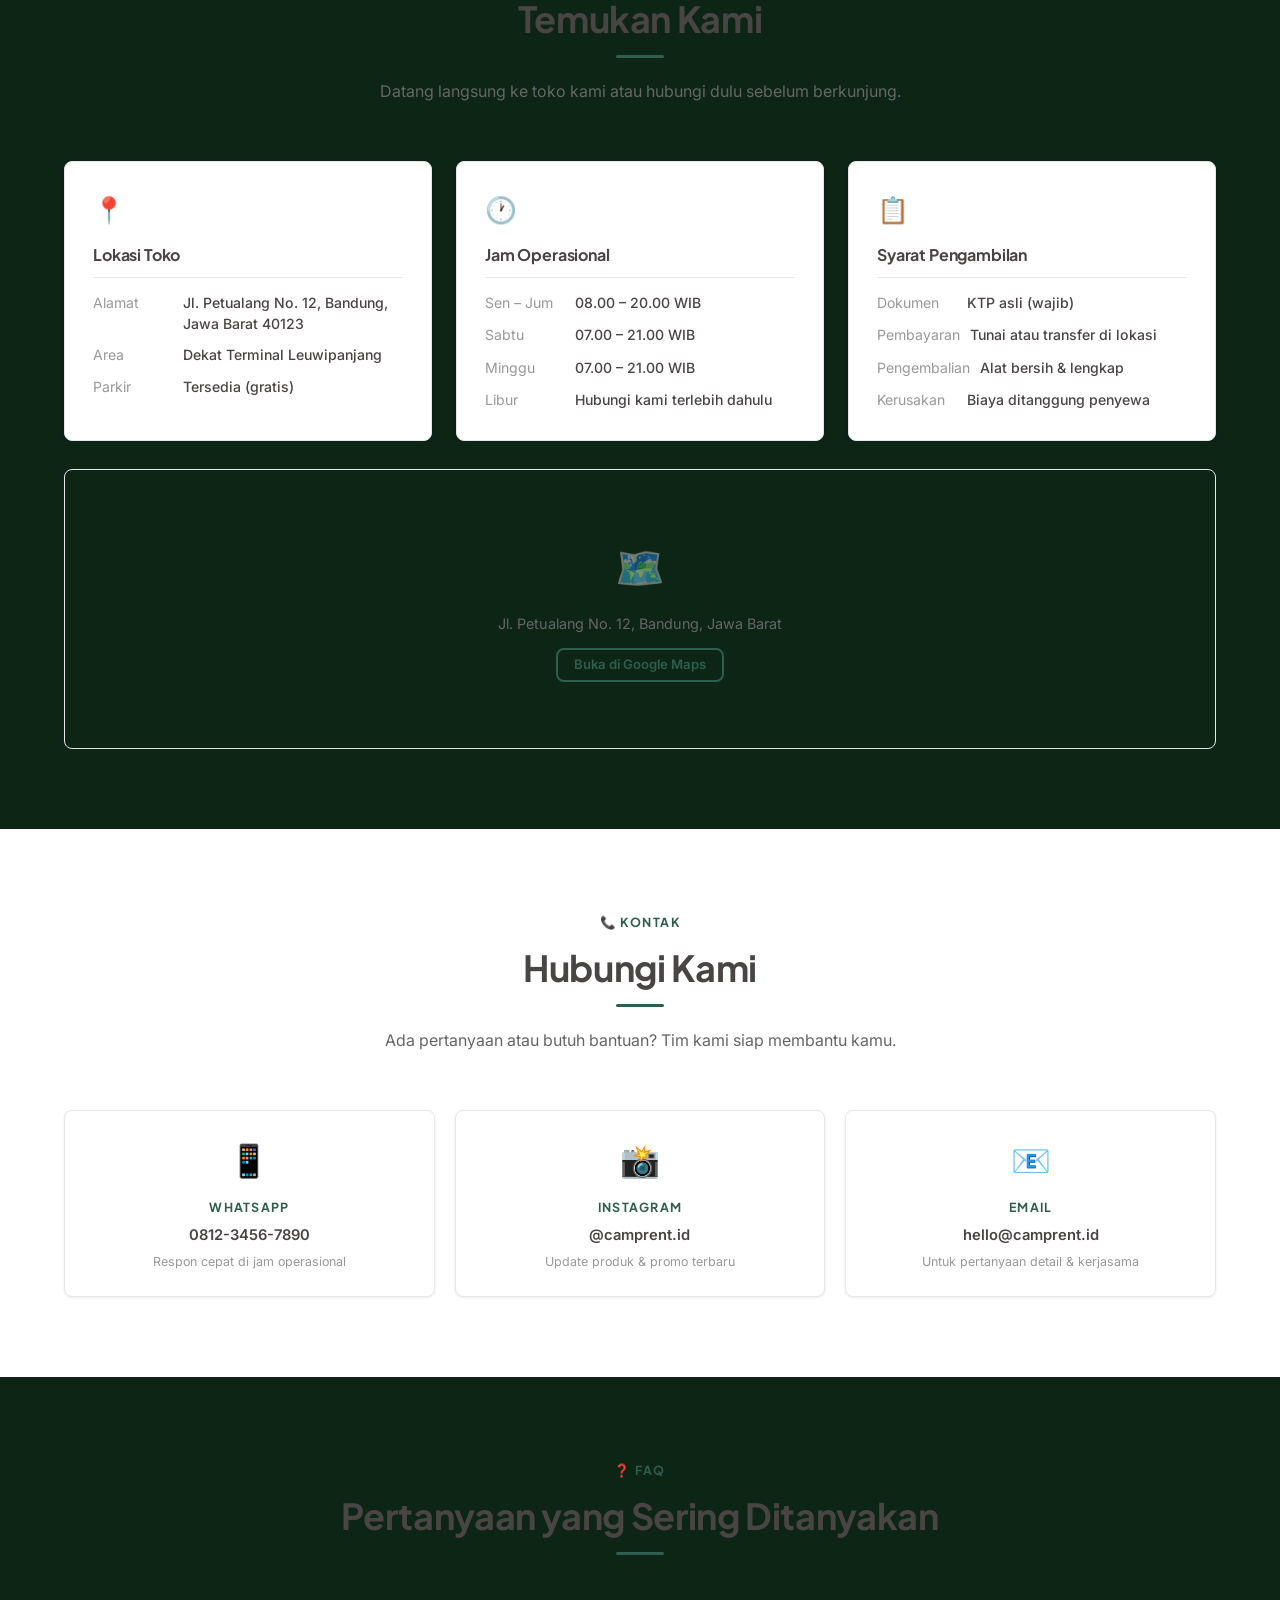
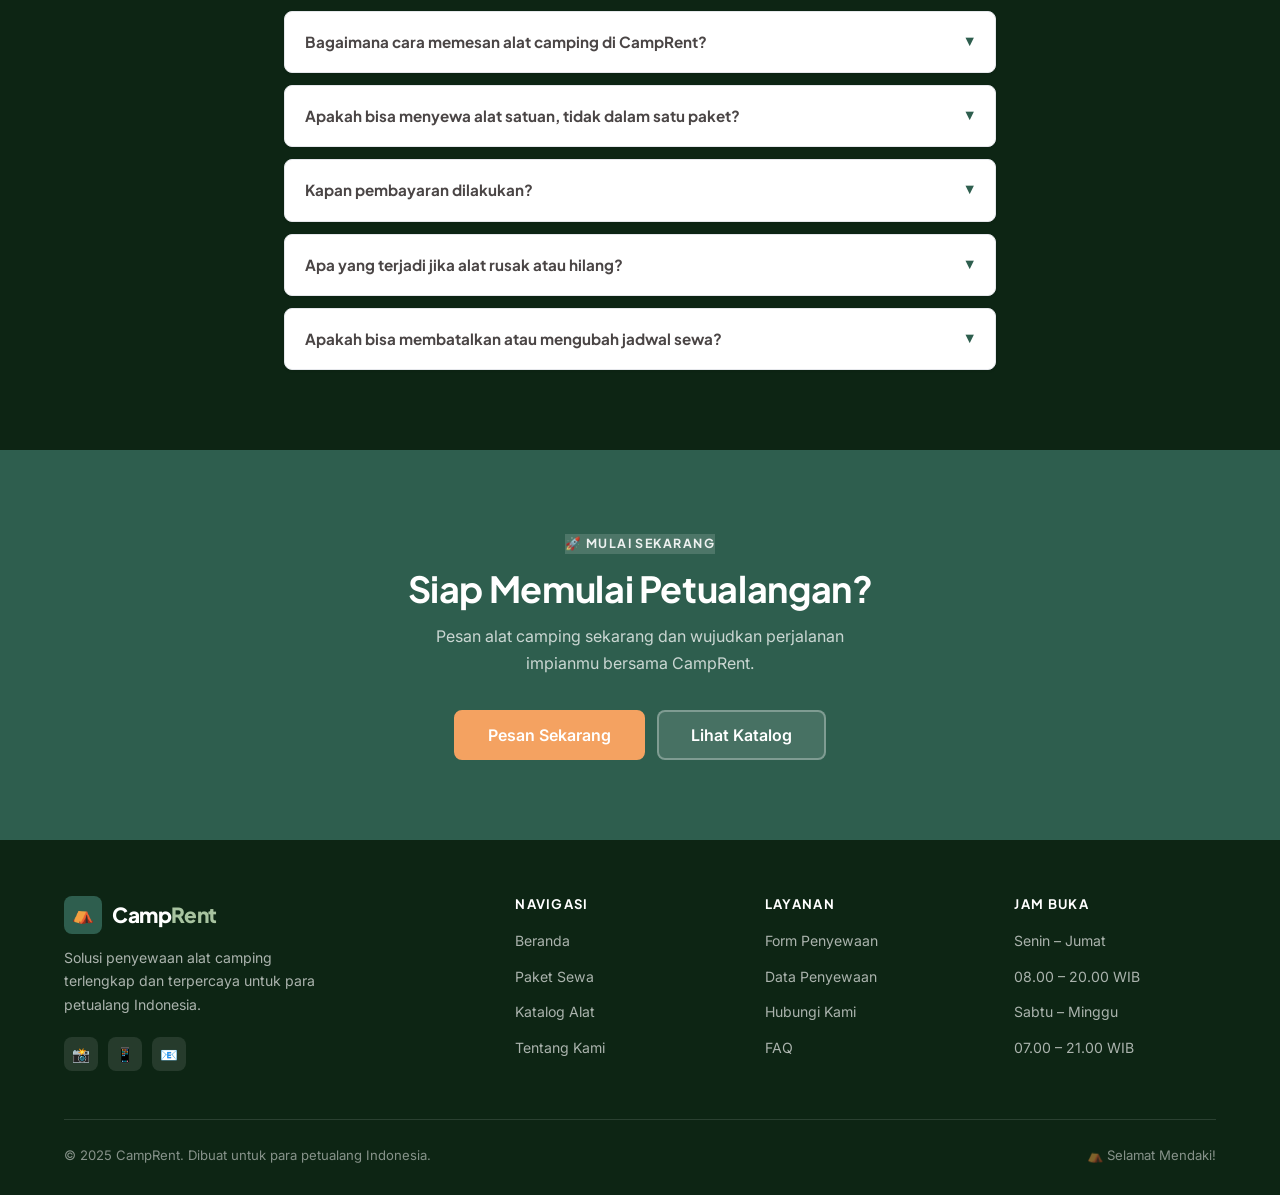
<file: Web CampRent/tentang.html>
<!DOCTYPE html>
<html lang="id">
<head>
  <meta charset="UTF-8">
  <meta name="viewport" content="width=device-width, initial-scale=1.0">
  <title>Tentang CampRent — Sewa Alat Camping Terpercaya</title>
  <meta name="description" content="Kenali lebih dekat CampRent — layanan penyewaan alat camping terpercaya. Temukan lokasi, jam operasional, dan cara menghubungi kami.">
  <link rel="stylesheet" href="css/style.css">
  <style>
    body {
      padding-top: var(--nav-height);
      background-color: var(--color-bg);
    }

    /* ── About Hero ── */
    .about-hero {
      background-color: var(--color-bg-section);
      border-bottom: 1px solid var(--color-border);
      padding: 60px 0;
    }

    .about-hero-inner {
      display: flex;
      align-items: center;
      gap: 56px;
    }

    .about-hero-content {
      flex: 1;
    }

    .about-hero-image {
      flex: 0 0 420px;
    }

    .about-hero-image img {
      width: 100%;
      height: 320px;
      object-fit: cover;
      border-radius: var(--radius-lg);
      box-shadow: var(--shadow-md);
    }

    @media (max-width: 900px) {
      .about-hero-inner {
        flex-direction: column;
        gap: 36px;
      }
      .about-hero-image {
        flex: none;
        width: 100%;
      }
      .about-hero-image img { height: 240px; }
    }

    /* ── Keunggulan Grid ── */
    .keunggulan-grid {
      display: grid;
      grid-template-columns: repeat(3, 1fr);
      gap: 20px;
    }

    @media (max-width: 768px) {
      .keunggulan-grid { grid-template-columns: repeat(2, 1fr); }
    }
    @media (max-width: 480px) {
      .keunggulan-grid { grid-template-columns: 1fr; }
    }

    .keunggulan-card {
      background-color: var(--color-bg);
      border: 1px solid var(--color-border);
      border-radius: var(--radius);
      padding: 24px;
      box-shadow: var(--shadow-sm);
      transition: all var(--transition);
    }

    .keunggulan-card:hover {
      border-color: var(--color-secondary);
      box-shadow: var(--shadow-md);
      transform: translateY(-3px);
    }

    .keunggulan-icon {
      font-size: 1.8rem;
      margin-bottom: 14px;
    }

    .keunggulan-title {
      font-family: var(--font-heading);
      font-size: 1rem;
      font-weight: 700;
      color: var(--color-text);
      margin-bottom: 8px;
    }

    .keunggulan-desc {
      font-size: 0.85rem;
      color: var(--color-text-muted);
      line-height: 1.6;
    }

    /* ── Info Lokasi & Operasional ── */
    .info-grid {
      display: flex;
      gap: 24px;
      flex-wrap: wrap;
    }

    .info-card {
      flex: 1;
      min-width: 260px;
      background-color: var(--color-bg);
      border: 1px solid var(--color-border);
      border-radius: var(--radius);
      padding: 28px;
      box-shadow: var(--shadow-sm);
    }

    .info-card-icon {
      font-size: 1.6rem;
      margin-bottom: 14px;
    }

    .info-card h3 {
      font-size: 1rem;
      font-weight: 700;
      color: var(--color-text);
      margin-bottom: 14px;
      padding-bottom: 12px;
      border-bottom: 1px solid var(--color-border);
    }

    .info-list {
      display: flex;
      flex-direction: column;
      gap: 10px;
    }

    .info-list-item {
      display: flex;
      align-items: flex-start;
      gap: 10px;
      font-size: 0.88rem;
    }

    .info-list-item .item-label {
      color: var(--color-text-muted);
      min-width: 80px;
      flex-shrink: 0;
    }

    .info-list-item .item-value {
      color: var(--color-text);
      font-weight: 500;
      line-height: 1.5;
    }

    /* ── Kontak ── */
    .kontak-grid {
      display: grid;
      grid-template-columns: repeat(3, 1fr);
      gap: 20px;
    }

    @media (max-width: 640px) {
      .kontak-grid { grid-template-columns: 1fr; }
    }

    .kontak-card {
      background-color: var(--color-bg);
      border: 1px solid var(--color-border);
      border-radius: var(--radius);
      padding: 24px;
      text-align: center;
      box-shadow: var(--shadow-sm);
      transition: all var(--transition);
      text-decoration: none;
      display: block;
    }

    .kontak-card:hover {
      border-color: var(--color-primary);
      box-shadow: var(--shadow-md);
      transform: translateY(-3px);
    }

    .kontak-card .kontak-icon {
      font-size: 2rem;
      margin-bottom: 12px;
    }

    .kontak-card .kontak-type {
      font-family: var(--font-heading);
      font-size: 0.78rem;
      font-weight: 700;
      text-transform: uppercase;
      letter-spacing: 0.1em;
      color: var(--color-primary);
      margin-bottom: 6px;
    }

    .kontak-card .kontak-value {
      font-size: 0.92rem;
      font-weight: 600;
      color: var(--color-text);
      margin-bottom: 4px;
    }

    .kontak-card .kontak-desc {
      font-size: 0.78rem;
      color: var(--color-text-muted);
    }

    /* ── FAQ ── */
    .faq-list {
      display: flex;
      flex-direction: column;
      gap: 12px;
    }

    .faq-item {
      background-color: var(--color-bg);
      border: 1px solid var(--color-border);
      border-radius: var(--radius);
      overflow: hidden;
      box-shadow: var(--shadow-sm);
    }

    .faq-question {
      display: flex;
      align-items: center;
      justify-content: space-between;
      padding: 18px 20px;
      cursor: pointer;
      font-family: var(--font-heading);
      font-size: 0.95rem;
      font-weight: 700;
      color: var(--color-text);
      user-select: none;
      transition: background-color var(--transition);
    }

    .faq-question:hover {
      background-color: var(--color-bg-section);
    }

    .faq-question .faq-arrow {
      font-size: 0.7rem;
      color: var(--color-primary);
      transition: transform var(--transition);
      flex-shrink: 0;
    }

    .faq-item.open .faq-arrow {
      transform: rotate(180deg);
    }

    .faq-answer {
      display: none;
      padding: 0 20px 18px;
      font-size: 0.88rem;
      color: var(--color-text-light);
      line-height: 1.7;
      border-top: 1px solid var(--color-border);
      padding-top: 16px;
    }

    .faq-item.open .faq-answer {
      display: block;
    }

    /* ── Map Placeholder ── */
    .map-placeholder {
      background-color: var(--color-bg-section);
      border: 1px solid var(--color-border);
      border-radius: var(--radius);
      height: 280px;
      display: flex;
      flex-direction: column;
      align-items: center;
      justify-content: center;
      gap: 12px;
      color: var(--color-text-muted);
      font-size: 0.9rem;
    }

    .map-placeholder .map-icon {
      font-size: 2.5rem;
      opacity: 0.5;
    }
  </style>
</head>
<body>

  <!-- NAVBAR -->
  <nav class="navbar" id="navbar" role="navigation" aria-label="Navigasi utama">
    <div class="container">
      <a href="index.html" class="nav-logo" aria-label="CampRent - Beranda">
        <div class="nav-logo-icon">⛺</div>
        <span class="nav-logo-text">Camp<span>Rent</span></span>
      </a>

      <ul class="nav-links" role="list">
        <li><a href="index.html">Beranda</a></li>
        <li><a href="paket.html">Paket</a></li>
        <li><a href="cara-sewa.html">Cara Sewa</a></li>
        <li><a href="katalog.html">Katalog</a></li>
        <li><a href="data.html">Data Sewa</a></li>
        <li><a href="tentang.html" class="active">Tentang</a></li>
      </ul>

      <div class="nav-actions">
        <a href="sewa.html" class="btn btn-primary btn-sm" id="btn-nav-pesan">Pesan Sekarang</a>
        <button class="nav-hamburger" id="nav-hamburger" aria-label="Buka menu">
          <span></span><span></span><span></span>
        </button>
      </div>
    </div>
  </nav>

  <!-- Mobile Nav -->
  <div class="nav-mobile" id="nav-mobile">
    <a href="index.html">Beranda</a>
    <a href="paket.html">Paket</a>
    <a href="cara-sewa.html">Cara Sewa</a>
    <a href="katalog.html">Katalog</a>
    <a href="data.html">Data Sewa</a>
    <a href="tentang.html">Tentang</a>
    <a href="sewa.html" style="color:var(--color-primary);font-weight:700;border-bottom:none;margin-top:8px;">→ Pesan Sekarang</a>
  </div>

  <!-- ====================================================
       ABOUT HERO
  ==================================================== -->
  <section class="about-hero" aria-labelledby="about-heading">
    <div class="container">
      <div class="about-hero-inner">

        <div class="about-hero-content reveal">
          <div class="section-tag">🏕️ Tentang Kami</div>
          <h1 id="about-heading" style="margin-bottom:16px;">
            Teman Setia<br>Para Petualang
          </h1>
          <div class="divider"></div>
          <p style="margin-bottom:16px;">
            CampRent lahir dari kecintaan kami terhadap alam bebas dan petualangan. Kami percaya bahwa setiap orang berhak menikmati keindahan alam tanpa harus terbebani biaya besar untuk membeli peralatan.
          </p>
          <p style="margin-bottom:28px;">
            Berdiri sejak 2022, CampRent hadir sebagai solusi sewa alat camping yang mudah, terjangkau, dan terpercaya. Semua peralatan kami selalu dalam kondisi terawat, bersih, dan siap pakai.
          </p>
          <div style="display:flex;gap:12px;flex-wrap:wrap;">
            <a href="sewa.html" class="btn btn-primary" id="btn-about-pesan">Pesan Sekarang</a>
            <a href="#kontak" class="btn btn-outline" id="btn-about-kontak">Hubungi Kami</a>
          </div>
        </div>

        <div class="about-hero-image reveal reveal-delay-2">
          <img src="img/Foto hutan.jpeg" alt="Pemandangan jalur hutan asri untuk camping">
        </div>

      </div>
    </div>
  </section>

  <!-- ====================================================
       KEUNGGULAN
  ==================================================== -->
  <section class="section" aria-labelledby="keunggulan-heading">
    <div class="container">

      <div class="section-header reveal">
        <div class="section-tag">⭐ Keunggulan</div>
        <h2 class="section-title" id="keunggulan-heading">Mengapa Memilih CampRent?</h2>
        <div class="divider divider-center"></div>
        <p class="section-desc">Kami berkomitmen memberikan pengalaman sewa alat camping yang menyenangkan dan terpercaya.</p>
      </div>

      <div class="keunggulan-grid">

        <div class="keunggulan-card reveal reveal-delay-1">
          <div class="keunggulan-icon">✅</div>
          <div class="keunggulan-title">Alat Terawat & Berkualitas</div>
          <p class="keunggulan-desc">Semua peralatan kami selalu dibersihkan, diperiksa, dan dirawat secara rutin sebelum dan sesudah pemakaian.</p>
        </div>

        <div class="keunggulan-card reveal reveal-delay-2">
          <div class="keunggulan-icon">💰</div>
          <div class="keunggulan-title">Harga Terjangkau</div>
          <p class="keunggulan-desc">Paket sewa mulai dari Rp 50.000/hari. Jauh lebih hemat dibanding membeli alat sendiri untuk satu atau dua kali trip.</p>
        </div>

        <div class="keunggulan-card reveal reveal-delay-3">
          <div class="keunggulan-icon">📋</div>
          <div class="keunggulan-title">Proses Sewa Mudah</div>
          <p class="keunggulan-desc">Cukup isi form online, cek data penyewaan, lalu datang ke lokasi. Tidak perlu antri atau negosiasi panjang.</p>
        </div>

        <div class="keunggulan-card reveal reveal-delay-1">
          <div class="keunggulan-icon">📦</div>
          <div class="keunggulan-title">Peralatan Lengkap</div>
          <p class="keunggulan-desc">Lebih dari 30 jenis peralatan tersedia — tenda, sleeping bag, kompor, carrier, headlamp, dan masih banyak lagi.</p>
        </div>

        <div class="keunggulan-card reveal reveal-delay-2">
          <div class="keunggulan-icon">🤝</div>
          <div class="keunggulan-title">Layanan Ramah</div>
          <p class="keunggulan-desc">Tim kami siap membantu kamu memilih peralatan yang tepat sesuai kebutuhan dan rencana perjalananmu.</p>
        </div>

        <div class="keunggulan-card reveal reveal-delay-3">
          <div class="keunggulan-icon">📍</div>
          <div class="keunggulan-title">Lokasi Strategis</div>
          <p class="keunggulan-desc">Berlokasi di pusat kota, mudah dijangkau dengan kendaraan pribadi maupun transportasi umum.</p>
        </div>

      </div>
    </div>
  </section>

  <!-- ====================================================
       LOKASI & OPERASIONAL
  ==================================================== -->
  <section class="section section-bg" id="lokasi" aria-labelledby="lokasi-heading">
    <div class="container">

      <div class="section-header reveal">
        <div class="section-tag">📍 Lokasi & Operasional</div>
        <h2 class="section-title" id="lokasi-heading">Temukan Kami</h2>
        <div class="divider divider-center"></div>
        <p class="section-desc">Datang langsung ke toko kami atau hubungi dulu sebelum berkunjung.</p>
      </div>

      <div class="info-grid">

        <div class="info-card reveal reveal-delay-1">
          <div class="info-card-icon">📍</div>
          <h3>Lokasi Toko</h3>
          <div class="info-list">
            <div class="info-list-item">
              <span class="item-label">Alamat</span>
              <span class="item-value">Jl. Petualang No. 12, Bandung, Jawa Barat 40123</span>
            </div>
            <div class="info-list-item">
              <span class="item-label">Area</span>
              <span class="item-value">Dekat Terminal Leuwipanjang</span>
            </div>
            <div class="info-list-item">
              <span class="item-label">Parkir</span>
              <span class="item-value">Tersedia (gratis)</span>
            </div>
          </div>
        </div>

        <div class="info-card reveal reveal-delay-2">
          <div class="info-card-icon">🕐</div>
          <h3>Jam Operasional</h3>
          <div class="info-list">
            <div class="info-list-item">
              <span class="item-label">Sen – Jum</span>
              <span class="item-value">08.00 – 20.00 WIB</span>
            </div>
            <div class="info-list-item">
              <span class="item-label">Sabtu</span>
              <span class="item-value">07.00 – 21.00 WIB</span>
            </div>
            <div class="info-list-item">
              <span class="item-label">Minggu</span>
              <span class="item-value">07.00 – 21.00 WIB</span>
            </div>
            <div class="info-list-item">
              <span class="item-label">Libur</span>
              <span class="item-value">Hubungi kami terlebih dahulu</span>
            </div>
          </div>
        </div>

        <div class="info-card reveal reveal-delay-3">
          <div class="info-card-icon">📋</div>
          <h3>Syarat Pengambilan</h3>
          <div class="info-list">
            <div class="info-list-item">
              <span class="item-label">Dokumen</span>
              <span class="item-value">KTP asli (wajib)</span>
            </div>
            <div class="info-list-item">
              <span class="item-label">Pembayaran</span>
              <span class="item-value">Tunai atau transfer di lokasi</span>
            </div>
            <div class="info-list-item">
              <span class="item-label">Pengembalian</span>
              <span class="item-value">Alat bersih & lengkap</span>
            </div>
            <div class="info-list-item">
              <span class="item-label">Kerusakan</span>
              <span class="item-value">Biaya ditanggung penyewa</span>
            </div>
          </div>
        </div>

      </div>

      <!-- Map Placeholder -->
      <div class="map-placeholder reveal" style="margin-top:28px;">
        <div class="map-icon">🗺️</div>
        <p>Jl. Petualang No. 12, Bandung, Jawa Barat</p>
        <a href="https://maps.google.com" target="_blank" rel="noopener noreferrer" class="btn btn-outline btn-sm" id="btn-map">
          Buka di Google Maps
        </a>
      </div>

    </div>
  </section>

  <!-- ====================================================
       KONTAK
  ==================================================== -->
  <section class="section" id="kontak" aria-labelledby="kontak-heading">
    <div class="container">

      <div class="section-header reveal">
        <div class="section-tag">📞 Kontak</div>
        <h2 class="section-title" id="kontak-heading">Hubungi Kami</h2>
        <div class="divider divider-center"></div>
        <p class="section-desc">Ada pertanyaan atau butuh bantuan? Tim kami siap membantu kamu.</p>
      </div>

      <div class="kontak-grid">

        <a href="https://wa.me/6281234567890" target="_blank" rel="noopener noreferrer" class="kontak-card reveal reveal-delay-1" id="kontak-wa">
          <div class="kontak-icon">📱</div>
          <div class="kontak-type">WhatsApp</div>
          <div class="kontak-value">0812-3456-7890</div>
          <div class="kontak-desc">Respon cepat di jam operasional</div>
        </a>

        <a href="https://instagram.com/camprent.id" target="_blank" rel="noopener noreferrer" class="kontak-card reveal reveal-delay-2" id="kontak-ig">
          <div class="kontak-icon">📸</div>
          <div class="kontak-type">Instagram</div>
          <div class="kontak-value">@camprent.id</div>
          <div class="kontak-desc">Update produk & promo terbaru</div>
        </a>

        <a href="mailto:hello@camprent.id" class="kontak-card reveal reveal-delay-3" id="kontak-email">
          <div class="kontak-icon">📧</div>
          <div class="kontak-type">Email</div>
          <div class="kontak-value">hello@camprent.id</div>
          <div class="kontak-desc">Untuk pertanyaan detail & kerjasama</div>
        </a>

      </div>

    </div>
  </section>

  <!-- ====================================================
       FAQ
  ==================================================== -->
  <section class="section section-bg" id="faq" aria-labelledby="faq-heading">
    <div class="container" style="max-width:760px;">

      <div class="section-header reveal">
        <div class="section-tag">❓ FAQ</div>
        <h2 class="section-title" id="faq-heading">Pertanyaan yang Sering Ditanyakan</h2>
        <div class="divider divider-center"></div>
      </div>

      <div class="faq-list reveal">

        <div class="faq-item" id="faq-1">
          <div class="faq-question" role="button" aria-expanded="false" tabindex="0">
            <span>Bagaimana cara memesan alat camping di CampRent?</span>
            <span class="faq-arrow">▼</span>
          </div>
          <div class="faq-answer">
            Caranya mudah! Kunjungi halaman <a href="sewa.html">Form Penyewaan</a>, isi data diri dan detail sewa, lalu klik "Konfirmasi Pemesanan". Data kamu akan langsung tercatat. Setelah itu, datang ke lokasi kami pada tanggal yang sudah dipilih dengan membawa KTP asli.
          </div>
        </div>

        <div class="faq-item" id="faq-2">
          <div class="faq-question" role="button" aria-expanded="false" tabindex="0">
            <span>Apakah bisa menyewa alat satuan, tidak dalam satu paket?</span>
            <span class="faq-arrow">▼</span>
          </div>
          <div class="faq-answer">
            Bisa! Pilih opsi "Pilih Sendiri" pada form penyewaan, lalu tuliskan alat yang kamu butuhkan di kolom catatan. Tim kami akan menyesuaikan biaya sewa berdasarkan alat yang dipilih.
          </div>
        </div>

        <div class="faq-item" id="faq-3">
          <div class="faq-question" role="button" aria-expanded="false" tabindex="0">
            <span>Kapan pembayaran dilakukan?</span>
            <span class="faq-arrow">▼</span>
          </div>
          <div class="faq-answer">
            Pembayaran dilakukan langsung di toko saat kamu mengambil peralatan. Kami menerima pembayaran tunai dan transfer bank.
          </div>
        </div>

        <div class="faq-item" id="faq-4">
          <div class="faq-question" role="button" aria-expanded="false" tabindex="0">
            <span>Apa yang terjadi jika alat rusak atau hilang?</span>
            <span class="faq-arrow">▼</span>
          </div>
          <div class="faq-answer">
            Penyewa bertanggung jawab atas kondisi alat selama masa sewa. Kerusakan atau kehilangan alat akan dikenakan biaya penggantian sesuai nilai alat tersebut. Harap jaga alat dengan baik selama pemakaian.
          </div>
        </div>

        <div class="faq-item" id="faq-5">
          <div class="faq-question" role="button" aria-expanded="false" tabindex="0">
            <span>Apakah bisa membatalkan atau mengubah jadwal sewa?</span>
            <span class="faq-arrow">▼</span>
          </div>
          <div class="faq-answer">
            Bisa! Hubungi kami melalui WhatsApp minimal 1 hari sebelum tanggal sewa. Perubahan jadwal dapat dilakukan selama stok alat masih tersedia untuk tanggal baru yang kamu inginkan.
          </div>
        </div>

      </div>

    </div>
  </section>

  <!-- ====================================================
       CTA
  ==================================================== -->
  <section class="section" style="background-color:var(--color-primary);" aria-labelledby="cta-tentang-heading">
    <div class="container" style="text-align:center;">
      <div class="section-tag" style="background-color:rgba(255,255,255,0.15);color:rgba(255,255,255,0.9);">
        🚀 Mulai Sekarang
      </div>
      <h2 id="cta-tentang-heading" style="color:white;margin-bottom:12px;">
        Siap Memulai Petualangan?
      </h2>
      <p style="color:rgba(255,255,255,0.75);max-width:440px;margin:0 auto 32px;">
        Pesan alat camping sekarang dan wujudkan perjalanan impianmu bersama CampRent.
      </p>
      <div style="display:flex;gap:12px;justify-content:center;flex-wrap:wrap;">
        <a href="sewa.html" class="btn btn-accent btn-lg" id="btn-cta-pesan">Pesan Sekarang</a>
        <a href="katalog.html" class="btn btn-lg" style="background:rgba(255,255,255,0.12);border:2px solid rgba(255,255,255,0.3);color:white;" id="btn-cta-katalog">Lihat Katalog</a>
      </div>
    </div>
  </section>

  <!-- ====================================================
       FOOTER
  ==================================================== -->
  <footer class="footer" role="contentinfo">
    <div class="container">
      <div class="footer-grid">

        <div class="footer-brand">
          <a href="index.html" class="nav-logo">
            <div class="nav-logo-icon">⛺</div>
            <span class="nav-logo-text">Camp<span>Rent</span></span>
          </a>
          <p>Solusi penyewaan alat camping terlengkap dan terpercaya untuk para petualang Indonesia.</p>
          <div class="footer-social" style="margin-top:20px;">
            <a href="#" aria-label="Instagram" id="footer-ig">📸</a>
            <a href="#" aria-label="WhatsApp" id="footer-wa">📱</a>
            <a href="#" aria-label="Email" id="footer-email">📧</a>
          </div>
        </div>

        <div class="footer-col">
          <h4>Navigasi</h4>
          <ul>
            <li><a href="index.html">Beranda</a></li>
            <li><a href="index.html#paket">Paket Sewa</a></li>
            <li><a href="index.html#katalog">Katalog Alat</a></li>
            <li><a href="tentang.html">Tentang Kami</a></li>
          </ul>
        </div>

        <div class="footer-col">
          <h4>Layanan</h4>
          <ul>
            <li><a href="sewa.html">Form Penyewaan</a></li>
            <li><a href="data.html">Data Penyewaan</a></li>
            <li><a href="tentang.html#kontak">Hubungi Kami</a></li>
            <li><a href="tentang.html#faq">FAQ</a></li>
          </ul>
        </div>

        <div class="footer-col">
          <h4>Jam Buka</h4>
          <ul>
            <li><a href="#">Senin – Jumat</a></li>
            <li><a href="#">08.00 – 20.00 WIB</a></li>
            <li><a href="#">Sabtu – Minggu</a></li>
            <li><a href="#">07.00 – 21.00 WIB</a></li>
          </ul>
        </div>

      </div>

      <div class="footer-bottom">
        <p>© 2025 CampRent. Dibuat untuk para petualang Indonesia.</p>
        <p>⛺ Selamat Mendaki!</p>
      </div>
    </div>
  </footer>

  <!-- Scripts -->
  <script>
    /* ── Navbar Scroll ── */
    var navbar = document.getElementById('navbar');
    window.addEventListener('scroll', function () {
      if (window.scrollY > 20) {
        navbar.classList.add('scrolled');
      } else {
        navbar.classList.remove('scrolled');
      }
    }, { passive: true });

    /* ── Mobile Menu ── */
    var hamburger = document.getElementById('nav-hamburger');
    var mobileNav = document.getElementById('nav-mobile');
    if (hamburger && mobileNav) {
      hamburger.addEventListener('click', function () {
        mobileNav.classList.toggle('open');
      });
    }

    /* ── Scroll Reveal ── */
    var revealEls = document.querySelectorAll('.reveal');
    if ('IntersectionObserver' in window) {
      var revealObserver = new IntersectionObserver(function (entries) {
        entries.forEach(function (entry) {
          if (entry.isIntersecting) {
            entry.target.classList.add('visible');
            revealObserver.unobserve(entry.target);
          }
        });
      }, { threshold: 0.1, rootMargin: '0px 0px -30px 0px' });
      revealEls.forEach(function (el) { revealObserver.observe(el); });
    } else {
      revealEls.forEach(function (el) { el.classList.add('visible'); });
    }

    /* ── FAQ Accordion ── */
    var faqItems = document.querySelectorAll('.faq-item');
    faqItems.forEach(function (item) {
      var question = item.querySelector('.faq-question');
      if (question) {
        question.addEventListener('click', function () {
          var isOpen = item.classList.contains('open');
          // Close all
          faqItems.forEach(function (i) { i.classList.remove('open'); });
          // Open clicked
          if (!isOpen) item.classList.add('open');
          question.setAttribute('aria-expanded', !isOpen);
        });
        question.addEventListener('keydown', function (e) {
          if (e.key === 'Enter' || e.key === ' ') {
            e.preventDefault();
            question.click();
          }
        });
      }
    });

    /* ── Smooth Scroll ── */
    var anchors = document.querySelectorAll('a[href^="#"]');
    anchors.forEach(function (link) {
      link.addEventListener('click', function (e) {
        var target = document.querySelector(link.getAttribute('href'));
        if (target) {
          e.preventDefault();
          var offset = 90;
          var top = target.getBoundingClientRect().top + window.scrollY - offset;
          window.scrollTo({ top: top, behavior: 'smooth' });
        }
      });
    });
  </script>
</body>
</html>
</file>
<file: Web CampRent/css/style.css>
/* ============================================================
   CampRent — Design System (style.css)
   Design System: Light, Clean, Natural, Profesional
   ============================================================ */

/* ── Google Fonts ── */
@import url('https://fonts.googleapis.com/css2?family=Inter:wght@400;500;600&family=Plus+Jakarta+Sans:wght@600;700;800&display=swap');

/* ── CSS Variables (Design Tokens) ── */
:root {
  /* Colors */
  --color-primary:       #2E5E4E;
  --color-primary-dark:  #1e3f34;
  --color-primary-light: #3a7460;
  --color-secondary:     #A8C3A0;
  --color-accent:        #F4A261;
  --color-accent-dark:   #e08a45;

  /* Backgrounds */
  --color-bg:            #FFFFFF;
  --color-bg-section:    #0d2514;
  --color-bg-card:       #FFFFFF;

  /* Text */
  --color-text:          #4a4545;
  --color-text-light:    #666666;
  --color-text-muted:    #999999;

  /* Border */
  --color-border:        #E5E7EB;
  --color-border-focus:  #2E5E4E;

  /* Shadows */
  --shadow-sm:  0 1px 3px rgba(0, 0, 0, 0.08);
  --shadow-md:  0 4px 12px rgba(0, 0, 0, 0.10);
  --shadow-lg:  0 8px 24px rgba(0, 0, 0, 0.12);
  --shadow-card:0 2px 8px rgba(0, 0, 0, 0.08);

  /* Radius */
  --radius:     8px;
  --radius-sm:  4px;
  --radius-lg:  16px;
  --radius-xl:  24px;
  --radius-full:9999px;

  /* Spacing */
  --container:  1200px;
  --nav-height: 80px;

  /* Typography */
  --font-heading: 'Plus Jakarta Sans', sans-serif;
  --font-body:    'Inter', sans-serif;

  /* Transitions */
  --transition:  0.25s ease;
}

/* ── Reset ── */
*, *::before, *::after {
  box-sizing: border-box;
  margin: 0;
  padding: 0;
}

html {
  scroll-behavior: smooth;
  font-size: 16px;
}

body {
  font-family: var(--font-body);
  background-color: var(--color-bg);
  color: var(--color-text);
  line-height: 1.6;
  min-height: 100vh;
  overflow-x: hidden;
  -webkit-font-smoothing: antialiased;
}

img {
  max-width: 100%;
  display: block;
}

a {
  color: var(--color-primary);
  text-decoration: none;
  transition: color var(--transition);
}

a:hover {
  color: var(--color-primary-dark);
}

ul {
  list-style: none;
}

/* ── Typography ── */
h1, h2, h3, h4, h5, h6 {
  font-family: var(--font-heading);
  color: var(--color-text);
  line-height: 1.25;
  letter-spacing: -0.01em;
}

h1 { font-size: clamp(2rem, 5vw, 3.2rem); font-weight: 800; }
h2 { font-size: clamp(1.6rem, 3.5vw, 2.25rem); font-weight: 700; }
h3 { font-size: 1.25rem; font-weight: 700; }
h4 { font-size: 1rem; font-weight: 600; }

p {
  color: var(--color-text-light);
  line-height: 1.7;
}

/* ── Container ── */
.container {
  max-width: var(--container);
  margin: 0 auto;
  padding: 0 24px;
}

/* ── Section ── */
.section {
  padding: 80px 0;
}

.section-bg {
  background-color: var(--color-bg-section);
}

.section-header {
  text-align: center;
  max-width: 600px;
  margin: 0 auto 56px;
}

.section-tag {
  display: inline-block;
  font-family: var(--font-heading);
  font-size: 0.78rem;
  font-weight: 700;
  text-transform: uppercase;
  letter-spacing: 0.12em;
  color: var(--color-primary);
  margin-bottom: 12px;
}

.section-title {
  margin-bottom: 14px;
}

.section-desc {
  font-size: 1.0rem;
  color: var(--color-text-light);
}

/* ── Navbar ── */
.navbar {
  position: fixed;
  top: 0;
  left: 0;
  right: 0;
  z-index: 100;
  height: var(--nav-height);
  background-color: #f4f7f4;
  border-bottom: 1px solid transparent;
  transition: border-color var(--transition), box-shadow var(--transition);
}

.navbar.scrolled {
  border-bottom-color: var(--color-border);
  box-shadow: var(--shadow-sm);
}

.navbar .container {
  display: flex;
  align-items: center;
  justify-content: space-between;
  height: 100%;
}

/* Logo */
.nav-logo {
  display: flex;
  align-items: center;
  gap: 10px;
  text-decoration: none;
}

.nav-logo-icon {
  width: 38px;
  height: 38px;
  background-color: var(--color-primary);
  border-radius: var(--radius);
  display: flex;
  align-items: center;
  justify-content: center;
  font-size: 1.1rem;
  flex-shrink: 0;
}

.nav-logo-text {
  font-family: var(--font-heading);
  font-weight: 800;
  font-size: 1.3rem;
  color: var(--color-text);
  letter-spacing: -0.02em;
}

.nav-logo-text span {
  color: var(--color-primary);
}

/* Nav Links */
.nav-links {
  display: flex;
  align-items: center;
  gap: 4px;
}

.nav-links a {
  font-family: var(--font-body);
  font-size: 0.92rem;
  font-weight: 500;
  color: var(--color-text-light);
  text-decoration: none;
  padding: 8px 14px;
  border-radius: var(--radius);
  transition: all var(--transition);
}

.nav-links a:hover {
  color: var(--color-primary);
  background-color: rgba(46, 94, 78, 0.06);
}

.nav-links a.active {
  color: var(--color-primary);
  font-weight: 600;
}

/* Nav Actions */
.nav-actions {
  display: flex;
  align-items: center;
  gap: 10px;
}

/* Hamburger */
.nav-hamburger {
  display: none;
  flex-direction: column;
  gap: 5px;
  cursor: pointer;
  background: none;
  border: none;
  padding: 6px;
}

.nav-hamburger span {
  display: block;
  width: 22px;
  height: 2px;
  background-color: var(--color-text);
  border-radius: 2px;
  transition: all var(--transition);
}

/* Mobile Nav */
.nav-mobile {
  display: none;
  position: fixed;
  top: var(--nav-height);
  left: 0;
  right: 0;
  background-color: var(--color-bg);
  border-bottom: 1px solid var(--color-border);
  padding: 16px 24px;
  z-index: 99;
  box-shadow: var(--shadow-md);
}

.nav-mobile.open {
  display: block;
}

.nav-mobile a {
  display: block;
  font-size: 0.95rem;
  font-weight: 500;
  color: var(--color-text-light);
  padding: 12px 0;
  border-bottom: 1px solid var(--color-border);
  text-decoration: none;
  transition: color var(--transition);
}

.nav-mobile a:last-child { border-bottom: none; }
.nav-mobile a:hover { color: var(--color-primary); }

/* ── Buttons ── */
.btn {
  display: inline-flex;
  align-items: center;
  justify-content: center;
  gap: 8px;
  font-family: var(--font-body);
  font-weight: 600;
  font-size: 0.9rem;
  padding: 12px 24px;
  border-radius: var(--radius);
  border: 2px solid transparent;
  cursor: pointer;
  text-decoration: none;
  transition: all var(--transition);
  white-space: nowrap;
  line-height: 1;
}

.btn:focus-visible {
  outline: 3px solid rgba(46,94,78,0.35);
  outline-offset: 2px;
}

/* Primary */
.btn-primary {
  background-color: var(--color-primary);
  border-color: var(--color-primary);
  color: #ffffff;
}
.btn-primary:hover {
  background-color: var(--color-primary-dark);
  border-color: var(--color-primary-dark);
  color: #ffffff;
  transform: translateY(-1px);
  box-shadow: var(--shadow-md);
}

/* Outline */
.btn-outline {
  background-color: transparent;
  border-color: var(--color-primary);
  color: var(--color-primary);
}
.btn-outline:hover {
  background-color: var(--color-primary);
  color: #ffffff;
  transform: translateY(-1px);
}

/* Accent */
.btn-accent {
  background-color: var(--color-accent);
  border-color: var(--color-accent);
  color: #ffffff;
}
.btn-accent:hover {
  background-color: var(--color-accent-dark);
  border-color: var(--color-accent-dark);
  color: #ffffff;
  transform: translateY(-1px);
  box-shadow: var(--shadow-md);
}

/* Ghost */
.btn-ghost {
  background-color: transparent;
  border-color: var(--color-border);
  color: var(--color-text-light);
}
.btn-ghost:hover {
  border-color: var(--color-primary);
  color: var(--color-primary);
}

/* Danger */
.btn-danger {
  background-color: transparent;
  border-color: #dc2626;
  color: #dc2626;
}
.btn-danger:hover {
  background-color: #dc2626;
  color: #ffffff;
}

/* Sizes */
.btn-sm { padding: 8px 16px; font-size: 0.82rem; }
.btn-lg { padding: 15px 32px; font-size: 1rem; }
.btn-full { width: 100%; justify-content: center; }

/* ── Cards ── */
.card {
  background-color: var(--color-bg-card);
  border: 1px solid var(--color-border);
  border-radius: var(--radius);
  box-shadow: var(--shadow-card);
  transition: box-shadow var(--transition), transform var(--transition), border-color var(--transition);
}

.card:hover {
  box-shadow: var(--shadow-md);
  transform: translateY(-3px);
  border-color: var(--color-secondary);
}

/* ── Badge ── */
.badge {
  display: inline-flex;
  align-items: center;
  gap: 4px;
  font-size: 0.75rem;
  font-weight: 600;
  padding: 4px 10px;
  border-radius: var(--radius-full);
}

.badge-primary {
  background-color: rgba(46,94,78,0.1);
  color: var(--color-primary);
}

.badge-secondary {
  background-color: rgba(168,195,160,0.25);
  color: #3a6b52;
}

.badge-accent {
  background-color: rgba(244,162,97,0.15);
  color: #c4712a;
}

.badge-danger {
  background-color: rgba(220,38,38,0.1);
  color: #dc2626;
}

.badge-neutral {
  background-color: var(--color-bg-section);
  color: var(--color-text-muted);
  border: 1px solid var(--color-border);
}

/* ── Forms ── */
.form-group {
  margin-bottom: 20px;
}

.form-label {
  display: block;
  font-size: 0.88rem;
  font-weight: 600;
  color: var(--color-text);
  margin-bottom: 6px;
}

.form-label .required {
  color: #dc2626;
  margin-left: 2px;
}

.form-control {
  width: 100%;
  padding: 11px 14px;
  font-family: var(--font-body);
  font-size: 0.92rem;
  color: var(--color-text);
  background-color: var(--color-bg);
  border: 1.5px solid var(--color-border);
  border-radius: var(--radius);
  transition: border-color var(--transition), box-shadow var(--transition);
  outline: none;
  appearance: none;
  -webkit-appearance: none;
}

.form-control::placeholder {
  color: var(--color-text-muted);
}

.form-control:focus {
  border-color: var(--color-primary);
  box-shadow: 0 0 0 3px rgba(46,94,78,0.12);
}

.form-control.is-error {
  border-color: #dc2626;
  box-shadow: 0 0 0 3px rgba(220,38,38,0.10);
}

.form-control option {
  background-color: var(--color-bg);
  color: var(--color-text);
}

.form-hint {
  font-size: 0.78rem;
  color: var(--color-text-muted);
  margin-top: 5px;
}

.form-error-msg {
  font-size: 0.78rem;
  color: #dc2626;
  margin-top: 5px;
  display: none;
}

.form-error-msg.show {
  display: block;
}

/* ── Table ── */
.table-wrapper {
  overflow-x: auto;
  border: 1px solid var(--color-border);
  border-radius: var(--radius);
}

table {
  width: 100%;
  border-collapse: collapse;
  font-size: 0.88rem;
  background-color: var(--color-bg);
}

thead th {
  padding: 12px 16px;
  text-align: left;
  font-family: var(--font-body);
  font-size: 0.75rem;
  font-weight: 600;
  text-transform: uppercase;
  letter-spacing: 0.06em;
  color: var(--color-text-muted);
  background-color: var(--color-bg-section);
  border-bottom: 1px solid var(--color-border);
}

tbody tr {
  border-bottom: 1px solid var(--color-border);
  transition: background-color var(--transition);
}

tbody tr:last-child {
  border-bottom: none;
}

tbody tr:hover {
  background-color: rgba(46, 94, 78, 0.03);
}

tbody td {
  padding: 14px 16px;
  vertical-align: middle;
  color: var(--color-text);
}

/* ── Divider ── */
.divider {
  width: 48px;
  height: 3px;
  background-color: var(--color-primary);
  border-radius: var(--radius-full);
  margin: 12px 0 20px;
}

.divider-center {
  margin: 12px auto 20px;
}

/* ── Empty State ── */
.empty-state {
  text-align: center;
  padding: 64px 24px;
}

.empty-state .empty-icon {
  font-size: 3rem;
  margin-bottom: 16px;
  opacity: 0.5;
}

.empty-state h3 {
  margin-bottom: 8px;
  color: var(--color-text);
}

.empty-state p {
  margin-bottom: 24px;
  max-width: 360px;
  margin-left: auto;
  margin-right: auto;
}

/* ── Toast ── */
.toast-container {
  position: fixed;
  bottom: 24px;
  right: 24px;
  z-index: 9999;
  display: flex;
  flex-direction: column;
  gap: 10px;
}

.toast {
  display: flex;
  align-items: center;
  gap: 10px;
  background-color: var(--color-bg);
  border: 1px solid var(--color-border);
  border-radius: var(--radius);
  padding: 14px 18px;
  box-shadow: var(--shadow-lg);
  font-size: 0.88rem;
  min-width: 260px;
  animation: toastIn 0.3s ease;
}

.toast.success { border-left: 3px solid var(--color-primary); }
.toast.error   { border-left: 3px solid #dc2626; }

@keyframes toastIn {
  from { transform: translateX(110%); opacity: 0; }
  to   { transform: translateX(0);    opacity: 1; }
}

/* ── Page Header ── */
.page-header {
  background-color: var(--color-bg-section);
  border-bottom: 1px solid var(--color-border);
  padding: 40px 0;
  text-align: center;
}

.page-header h1 {
  margin-bottom: 8px;
  font-size: clamp(1.6rem, 3vw, 2rem);
}

.page-header p {
  max-width: 480px;
  margin: 0 auto;
  font-size: 0.95rem;
}

/* ── Footer ── */
.footer {
  background-color: #0d2514;
  color: rgba(255,255,255,0.85);
  padding: 56px 0 28px;
}

.footer-grid {
  display: flex;
  gap: 48px;
  margin-bottom: 48px;
  flex-wrap: wrap;
}

.footer-brand {
  flex: 2;
  min-width: 220px;
}

.footer-brand .nav-logo-text {
  color: #ffffff;
}

.footer-brand .nav-logo-text span {
  color: var(--color-secondary);
}

.footer-brand p {
  color: rgba(255,255,255,0.65);
  font-size: 0.88rem;
  margin-top: 12px;
  max-width: 280px;
}

.footer-col {
  flex: 1;
  min-width: 140px;
}

.footer-col h4 {
  font-family: var(--font-heading);
  font-size: 0.82rem;
  font-weight: 700;
  text-transform: uppercase;
  letter-spacing: 0.1em;
  color: #ffffff;
  margin-bottom: 16px;
}

.footer-col ul {
  display: flex;
  flex-direction: column;
  gap: 10px;
}

.footer-col ul li a {
  font-size: 0.88rem;
  color: rgba(255,255,255,0.65);
  text-decoration: none;
  transition: color var(--transition);
}

.footer-col ul li a:hover {
  color: var(--color-secondary);
}

.footer-bottom {
  border-top: 1px solid rgba(255,255,255,0.12);
  padding-top: 24px;
  display: flex;
  align-items: center;
  justify-content: space-between;
  flex-wrap: wrap;
  gap: 12px;
}

.footer-bottom p {
  font-size: 0.82rem;
  color: rgba(255,255,255,0.5);
}

.footer-social {
  display: flex;
  gap: 10px;
}

.footer-social a {
  width: 34px;
  height: 34px;
  border-radius: var(--radius);
  background-color: rgba(255,255,255,0.1);
  display: flex;
  align-items: center;
  justify-content: center;
  font-size: 0.9rem;
  text-decoration: none;
  transition: background-color var(--transition);
}

.footer-social a:hover {
  background-color: rgba(255,255,255,0.2);
}

/* ── Utilities ── */
.text-primary  { color: var(--color-primary) !important; }
.text-accent   { color: var(--color-accent) !important; }
.text-muted    { color: var(--color-text-muted) !important; }
.text-center   { text-align: center; }
.fw-bold       { font-weight: 700; }

.flex          { display: flex; }
.flex-center   { display: flex; align-items: center; justify-content: center; }
.flex-between  { display: flex; align-items: center; justify-content: space-between; }
.gap-8         { gap: 8px; }
.gap-12        { gap: 12px; }
.gap-16        { gap: 16px; }
.gap-24        { gap: 24px; }

.mt-8  { margin-top: 8px; }
.mt-16 { margin-top: 16px; }
.mt-24 { margin-top: 24px; }
.mb-8  { margin-bottom: 8px; }
.mb-16 { margin-bottom: 16px; }
.mb-24 { margin-bottom: 24px; }

/* ── Scroll Reveal ── */
.reveal {
  opacity: 0;
  transform: translateY(24px);
  transition: opacity 0.6s ease, transform 0.6s ease;
}

.reveal.visible {
  opacity: 1;
  transform: translateY(0);
}

.reveal-delay-1 { transition-delay: 0.1s; }
.reveal-delay-2 { transition-delay: 0.2s; }
.reveal-delay-3 { transition-delay: 0.3s; }
.reveal-delay-4 { transition-delay: 0.4s; }

/* ── Responsive ── */
@media (max-width: 768px) {
  .section { padding: 56px 0; }

  .nav-links,
  .nav-actions .btn-hide-mobile { display: none; }
  .nav-hamburger { display: flex; }

  .footer-grid { gap: 32px; }
  .footer-bottom { flex-direction: column; text-align: center; }
}

@media (max-width: 480px) {
  .container { padding: 0 16px; }
  .section { padding: 48px 0; }
}
</file>
<file: Web CampRent/css/index.css>
/* ============================================================
   CampRent — index.html Specific Styles
   ============================================================ */

/* ── Hero ── */
.hero {
  padding-top: var(--nav-height);
  min-height: 100vh;
  display: flex;
  align-items: center;
  background-color: var(--color-bg);
}

.hero-inner {
  display: flex;
  align-items: center;
  gap: 64px;
  padding: 64px 0;
}

.hero-content {
  flex: 1;
  min-width: 0;
}

.hero-tag {
  display: inline-flex;
  align-items: center;
  gap: 6px;
  font-size: 0.8rem;
  font-weight: 600;
  font-family: var(--font-heading);
  text-transform: uppercase;
  letter-spacing: 0.1em;
  color: var(--color-primary);
  background-color: rgba(46,94,78,0.08);
  padding: 6px 14px;
  border-radius: var(--radius-full);
  margin-bottom: 20px;
}

.hero-title {
  font-size: clamp(2.2rem, 5vw, 3.5rem);
  font-weight: 800;
  color: var(--color-text);
  line-height: 1.15;
  margin-bottom: 20px;
}

.hero-title .text-green {
  color: var(--color-primary);
}

.hero-desc {
  font-size: 1.05rem;
  color: var(--color-text-light);
  line-height: 1.7;
  max-width: 460px;
  margin-bottom: 36px;
}

.hero-actions {
  display: flex;
  align-items: center;
  gap: 12px;
  flex-wrap: wrap;
  margin-bottom: 48px;
}

.hero-stats {
  display: flex;
  gap: 32px;
  padding-top: 32px;
  border-top: 1px solid var(--color-border);
}

.hero-stat-value {
  font-family: var(--font-heading);
  font-size: 1.7rem;
  font-weight: 800;
  color: var(--color-primary);
  line-height: 1;
  margin-bottom: 4px;
}

.hero-stat-label {
  font-size: 0.78rem;
  color: var(--color-text-muted);
  font-weight: 500;
}

/* Hero Image */
.hero-image {
  flex: 0 0 480px;
}

.hero-image-wrap {
  position: relative;
  border-radius: var(--radius-xl);
  overflow: hidden;
  box-shadow: var(--shadow-lg);
}

.hero-image-wrap img {
  width: 100%;
  height: 460px;
  object-fit: cover;
  display: block;
}

.hero-image-badge {
  position: absolute;
  bottom: 20px;
  left: 20px;
  background-color: rgba(255,255,255,0.95);
  border-radius: var(--radius);
  padding: 12px 16px;
  display: flex;
  align-items: center;
  gap: 10px;
  box-shadow: var(--shadow-md);
}

.hero-image-badge .badge-icon {
  width: 36px;
  height: 36px;
  background-color: var(--color-primary);
  border-radius: var(--radius-sm);
  display: flex;
  align-items: center;
  justify-content: center;
  font-size: 1rem;
  color: white;
}

.hero-image-badge .badge-text strong {
  display: block;
  font-size: 0.85rem;
  font-weight: 700;
  color: var(--color-text);
}

.hero-image-badge .badge-text span {
  font-size: 0.75rem;
  color: var(--color-text-muted);
}

@media (max-width: 960px) {
  .hero-inner {
    flex-direction: column;
    gap: 40px;
    padding: 48px 0;
  }
  .hero-image {
    flex: none;
    width: 100%;
  }
  .hero-image-wrap img {
    height: 280px;
  }
  .hero-desc { max-width: 100%; }
}

@media (max-width: 480px) {
  .hero-stats { gap: 20px; }
}

/* ── Benefits Strip ── */
.benefits-strip {
  background-color: #0d2514;
  padding: 28px 0;
}

.benefits-list {
  display: flex;
  align-items: center;
  justify-content: center;
  gap: 48px;
  flex-wrap: wrap;
}

.benefit-item {
  display: flex;
  align-items: center;
  gap: 10px;
}

.benefit-item .benefit-icon {
  font-size: 1.2rem;
}

.benefit-item span {
  font-size: 0.9rem;
  font-weight: 600;
  color: rgba(255,255,255,0.9);
}

@media (max-width: 600px) {
  .benefits-list { gap: 24px; }
}

/* ── Packages ── */
.packages-grid {
  display: flex;
  gap: 24px;
  align-items: stretch;
}

.package-card {
  flex: 1;
  border: 2px solid var(--color-border);
  border-radius: var(--radius);
  padding: 32px 28px;
  background-color: var(--color-bg);
  position: relative;
  transition: all var(--transition);
  display: flex;
  flex-direction: column;
}

.package-card:hover {
  border-color: var(--color-secondary);
  box-shadow: var(--shadow-md);
  transform: translateY(-4px);
}

.package-card.featured {
  border-color: var(--color-primary);
  background-color: var(--color-primary);
  color: white;
}

.package-card.featured:hover {
  border-color: var(--color-primary-dark);
  box-shadow: 0 8px 24px rgba(46,94,78,0.3);
}

.popular-label {
  position: absolute;
  top: 16px;
  right: 16px;
  left: auto;
  transform: none;
  background-color: var(--color-accent);
  color: white;
  font-family: var(--font-heading);
  font-size: 0.72rem;
  font-weight: 800;
  text-transform: uppercase;
  letter-spacing: 0.08em;
  padding: 6px 14px;
  border-radius: var(--radius-full);
  white-space: nowrap;
  z-index: 10;
  box-shadow: 0 4px 12px rgba(0,0,0,0.2);
}

.package-img-wrap {
  margin: -32px -28px 24px -28px;
  height: 220px;
  border-radius: calc(var(--radius) - 2px) calc(var(--radius) - 2px) 0 0;
  overflow: hidden;
  position: relative;
  background-color: var(--color-bg-section);
  border-bottom: 1px solid rgba(0,0,0,0.08);
}

.package-img-wrap img {
  width: 100%;
  height: 100%;
  object-fit: cover;
  display: block;
  transition: transform var(--transition);
}

.package-card:hover .package-img-wrap img {
  transform: scale(1.05);
}

.package-name {
  font-family: var(--font-heading);
  font-size: 0.8rem;
  font-weight: 700;
  text-transform: uppercase;
  letter-spacing: 0.1em;
  margin-bottom: 8px;
}

.package-card:not(.featured) .package-name { color: var(--color-text-muted); }
.package-card.featured .package-name { color: rgba(255,255,255,0.7); }

.package-price {
  font-family: var(--font-heading);
  font-size: 2.2rem;
  font-weight: 800;
  line-height: 1;
  margin-bottom: 6px;
}

.package-card:not(.featured) .package-price { color: var(--color-text); }
.package-card.featured .package-price { color: white; }

.package-period {
  font-size: 0.82rem;
  font-weight: 400;
  margin-left: 2px;
}

.package-card:not(.featured) .package-period { color: var(--color-text-muted); }
.package-card.featured .package-period { color: rgba(255,255,255,0.6); }

.package-for {
  font-size: 0.84rem;
  margin-bottom: 20px;
}
.package-card:not(.featured) .package-for { color: var(--color-text-muted); }
.package-card.featured .package-for { color: rgba(255,255,255,0.65); }

.package-divider {
  height: 1px;
  margin: 20px 0;
}
.package-card:not(.featured) .package-divider { background-color: var(--color-border); }
.package-card.featured .package-divider { background-color: rgba(255,255,255,0.15); }

.package-features {
  display: flex;
  flex-direction: column;
  gap: 10px;
  flex: 1;
  margin-bottom: 28px;
}

.package-feature {
  display: flex;
  align-items: center;
  gap: 10px;
  font-size: 0.88rem;
}

.package-card:not(.featured) .package-feature { color: var(--color-text-light); }
.package-card.featured .package-feature { color: rgba(255,255,255,0.85); }

.feature-check {
  width: 18px;
  height: 18px;
  border-radius: 50%;
  display: flex;
  align-items: center;
  justify-content: center;
  font-size: 0.65rem;
  flex-shrink: 0;
}

.package-card:not(.featured) .feature-check {
  background-color: rgba(46,94,78,0.1);
  color: var(--color-primary);
}

.package-card.featured .feature-check {
  background-color: rgba(255,255,255,0.2);
  color: white;
}

.package-card.featured .btn-outline {
  background-color: white;
  border-color: white;
  color: var(--color-primary);
}
.package-card.featured .btn-outline:hover {
  background-color: var(--color-secondary);
  border-color: var(--color-secondary);
}

@media (max-width: 768px) {
  .packages-grid { flex-direction: column; }
}

/* ── Steps (Cara Sewa) ── */
.steps-container {
  position: relative;
}

.steps-track {
  display: flex;
  gap: 24px;
  position: relative;
}

.steps-track::before {
  content: '';
  position: absolute;
  top: 28px;
  left: calc(12.5%);
  right: calc(12.5%);
  height: 2px;
  background-color: var(--color-border);
  z-index: 0;
}

.step-item {
  flex: 1;
  text-align: center;
  position: relative;
}

.step-number {
  width: 56px;
  height: 56px;
  border-radius: 50%;
  display: flex;
  align-items: center;
  justify-content: center;
  font-family: var(--font-heading);
  font-size: 1.1rem;
  font-weight: 800;
  margin: 0 auto 16px;
  position: relative;
  z-index: 1;
  background-color: var(--color-bg-section);
  border: 2px solid var(--color-border);
  color: var(--color-text-muted);
  transition: all var(--transition);
}

.step-item.active .step-number {
  background-color: var(--color-primary);
  border-color: var(--color-primary);
  color: white;
  box-shadow: 0 4px 12px rgba(46,94,78,0.3);
}

.step-emoji {
  font-size: 1.4rem;
  margin-bottom: 8px;
}

.step-title {
  font-family: var(--font-heading);
  font-size: 0.95rem;
  font-weight: 700;
  color: var(--color-text);
  margin-bottom: 6px;
}

.step-desc {
  font-size: 0.82rem;
  color: var(--color-text-muted);
  line-height: 1.5;
}

@media (max-width: 640px) {
  .steps-track {
    flex-direction: column;
    gap: 16px;
    text-align: left;
  }
  .steps-track::before { display: none; }
  .step-item { display: flex; align-items: flex-start; gap: 16px; text-align: left; }
  .step-number { flex-shrink: 0; margin: 0; }
  .step-content { flex: 1; }
  .step-emoji { font-size: 1.1rem; margin-bottom: 4px; }
}

/* ── Catalog ── */
.catalog-filter {
  display: flex;
  gap: 8px;
  flex-wrap: wrap;
  margin-bottom: 32px;
}

.filter-btn {
  font-family: var(--font-body);
  font-size: 0.84rem;
  font-weight: 500;
  padding: 7px 18px;
  border-radius: var(--radius-full);
  border: 1.5px solid var(--color-border);
  background-color: var(--color-bg);
  color: var(--color-text-light);
  cursor: pointer;
  transition: all var(--transition);
}

.filter-btn:hover {
  border-color: var(--color-secondary);
  color: var(--color-primary);
}

.filter-btn.active {
  background-color: var(--color-primary);
  border-color: var(--color-primary);
  color: white;
}

.catalog-grid {
  display: grid;
  grid-template-columns: repeat(auto-fill, minmax(220px, 1fr));
  gap: 20px;
}

.catalog-card {
  background-color: var(--color-bg);
  border: 1px solid var(--color-border);
  border-radius: var(--radius);
  overflow: hidden;
  transition: all var(--transition);
}

.catalog-card:hover {
  border-color: var(--color-secondary);
  box-shadow: var(--shadow-md);
  transform: translateY(-4px);
}

.catalog-card-img {
  height: 180px;
  background-color: var(--color-bg-section);
  position: relative;
  overflow: hidden;
}

.catalog-card-img img {
  width: 100%;
  height: 100%;
  object-fit: cover;
  display: block;
  transition: transform var(--transition);
}

.catalog-card:hover .catalog-card-img img {
  transform: scale(1.08);
}

.catalog-card-body {
  padding: 16px;
}

.catalog-card-cat {
  font-size: 0.7rem;
  font-weight: 700;
  text-transform: uppercase;
  letter-spacing: 0.1em;
  color: var(--color-primary);
  margin-bottom: 4px;
}

.catalog-card-name {
  font-family: var(--font-heading);
  font-size: 0.95rem;
  font-weight: 700;
  color: var(--color-text);
  margin-bottom: 4px;
}

.catalog-card-desc {
  font-size: 0.78rem;
  color: var(--color-text-muted);
  margin-bottom: 12px;
  line-height: 1.5;
}

.catalog-card-footer {
  display: flex;
  align-items: center;
  justify-content: space-between;
}

.catalog-price {
  font-family: var(--font-heading);
  font-size: 1rem;
  font-weight: 700;
  color: var(--color-primary);
}

.catalog-price small {
  font-size: 0.72rem;
  font-weight: 400;
  color: var(--color-text-muted);
}

.catalog-avail {
  display: flex;
  align-items: center;
  gap: 5px;
  font-size: 0.72rem;
  color: var(--color-text-muted);
}

.avail-dot {
  width: 7px;
  height: 7px;
  border-radius: 50%;
  background-color: #22c55e;
}

/* ── CTA Section ── */
.cta-inner {
  background-color: #0d2514;
  border-radius: var(--radius-lg);
  padding: 56px 48px;
  text-align: center;
}

.cta-inner h2 {
  color: white;
  margin-bottom: 12px;
}

.cta-inner p {
  color: rgba(255,255,255,0.75);
  max-width: 460px;
  margin: 0 auto 32px;
}

.cta-actions {
  display: flex;
  align-items: center;
  justify-content: center;
  gap: 12px;
  flex-wrap: wrap;
}

.cta-inner .btn-outline {
  background-color: transparent;
  border-color: rgba(255,255,255,0.4);
  color: white;
}
.cta-inner .btn-outline:hover {
  background-color: rgba(255,255,255,0.1);
  border-color: rgba(255,255,255,0.7);
  color: white;
}

@media (max-width: 560px) {
  .cta-inner { padding: 40px 24px; }
}
</file>
<file: Web CampRent/css/sewa.css>
/* ── Sewa Page Layout ── */
body {
  padding-top: var(--nav-height);
  background-color: var(--color-bg-section);
}

.sewa-layout {
  display: flex;
  gap: 28px;
  align-items: flex-start;
}

.sewa-main {
  flex: 1;
  min-width: 0;
}

.sewa-sidebar {
  flex: 0 0 320px;
  position: sticky;
  top: calc(var(--nav-height) + 24px);
}

@media (max-width: 900px) {
  .sewa-layout {
    flex-direction: column;
  }
  .sewa-sidebar {
    flex: none;
    width: 100%;
    position: static;
    order: -1;
  }
}

/* ── Form Card ── */
.form-card {
  background-color: var(--color-bg);
  border: 1px solid var(--color-border);
  border-radius: var(--radius);
  padding: 36px;
  box-shadow: var(--shadow-sm);
}

.form-card-title {
  font-family: var(--font-heading);
  font-size: 1.2rem;
  font-weight: 700;
  color: var(--color-text);
  margin-bottom: 4px;
}

.form-card-sub {
  font-size: 0.88rem;
  color: var(--color-text-muted);
  margin-bottom: 28px;
}

.form-section-label {
  font-family: var(--font-heading);
  font-size: 0.75rem;
  font-weight: 700;
  text-transform: uppercase;
  letter-spacing: 0.1em;
  color: var(--color-text-muted);
  padding: 0 0 10px;
  border-bottom: 1px solid var(--color-border);
  margin-bottom: 20px;
  margin-top: 28px;
}

.form-row {
  display: flex;
  gap: 16px;
}

.form-row .form-group {
  flex: 1;
}

@media (max-width: 560px) {
  .form-card { padding: 24px 20px; }
  .form-row { flex-direction: column; gap: 0; }
}

/* ── Sidebar Cards ── */
.sidebar-card {
  background-color: var(--color-bg);
  border: 1px solid var(--color-border);
  border-radius: var(--radius);
  padding: 24px;
  box-shadow: var(--shadow-sm);
  margin-bottom: 16px;
}

.sidebar-card:last-child {
  margin-bottom: 0;
}

.sidebar-card-title {
  font-family: var(--font-heading);
  font-size: 0.88rem;
  font-weight: 700;
  color: var(--color-text);
  margin-bottom: 16px;
  padding-bottom: 12px;
  border-bottom: 1px solid var(--color-border);
}

/* ── Booking Summary ── */
.booking-summary {
  display: none;
}

.summary-row {
  display: flex;
  justify-content: space-between;
  align-items: flex-start;
  padding: 8px 0;
  font-size: 0.85rem;
}

.summary-row + .summary-row {
  border-top: 1px solid var(--color-border);
}

.summary-row .label {
  color: var(--color-text-muted);
}

.summary-row .value {
  color: var(--color-text);
  font-weight: 600;
  text-align: right;
  max-width: 55%;
}

.summary-total {
  margin-top: 8px;
  padding-top: 12px !important;
  border-top: 2px solid var(--color-border) !important;
}

.summary-total .label {
  color: var(--color-text);
  font-weight: 700;
}

.summary-total .value {
  color: var(--color-primary);
  font-size: 1rem;
}

.summary-placeholder {
  font-size: 0.84rem;
  color: var(--color-text-muted);
  text-align: center;
  padding: 8px 0;
}

/* ── Tips ── */
.tips-list {
  display: flex;
  flex-direction: column;
  gap: 10px;
}

.tips-item {
  display: flex;
  align-items: flex-start;
  gap: 10px;
  font-size: 0.82rem;
  color: var(--color-text-light);
  line-height: 1.5;
}

.tips-item .tip-icon {
  font-size: 0.9rem;
  flex-shrink: 0;
  margin-top: 1px;
}

/* ── Submit Area ── */
.form-submit-area {
  margin-top: 28px;
  padding-top: 24px;
  border-top: 1px solid var(--color-border);
}

.submit-note {
  font-size: 0.78rem;
  color: var(--color-text-muted);
  text-align: center;
  margin-top: 12px;
}

.submit-note a {
  color: var(--color-primary);
}
</file>
